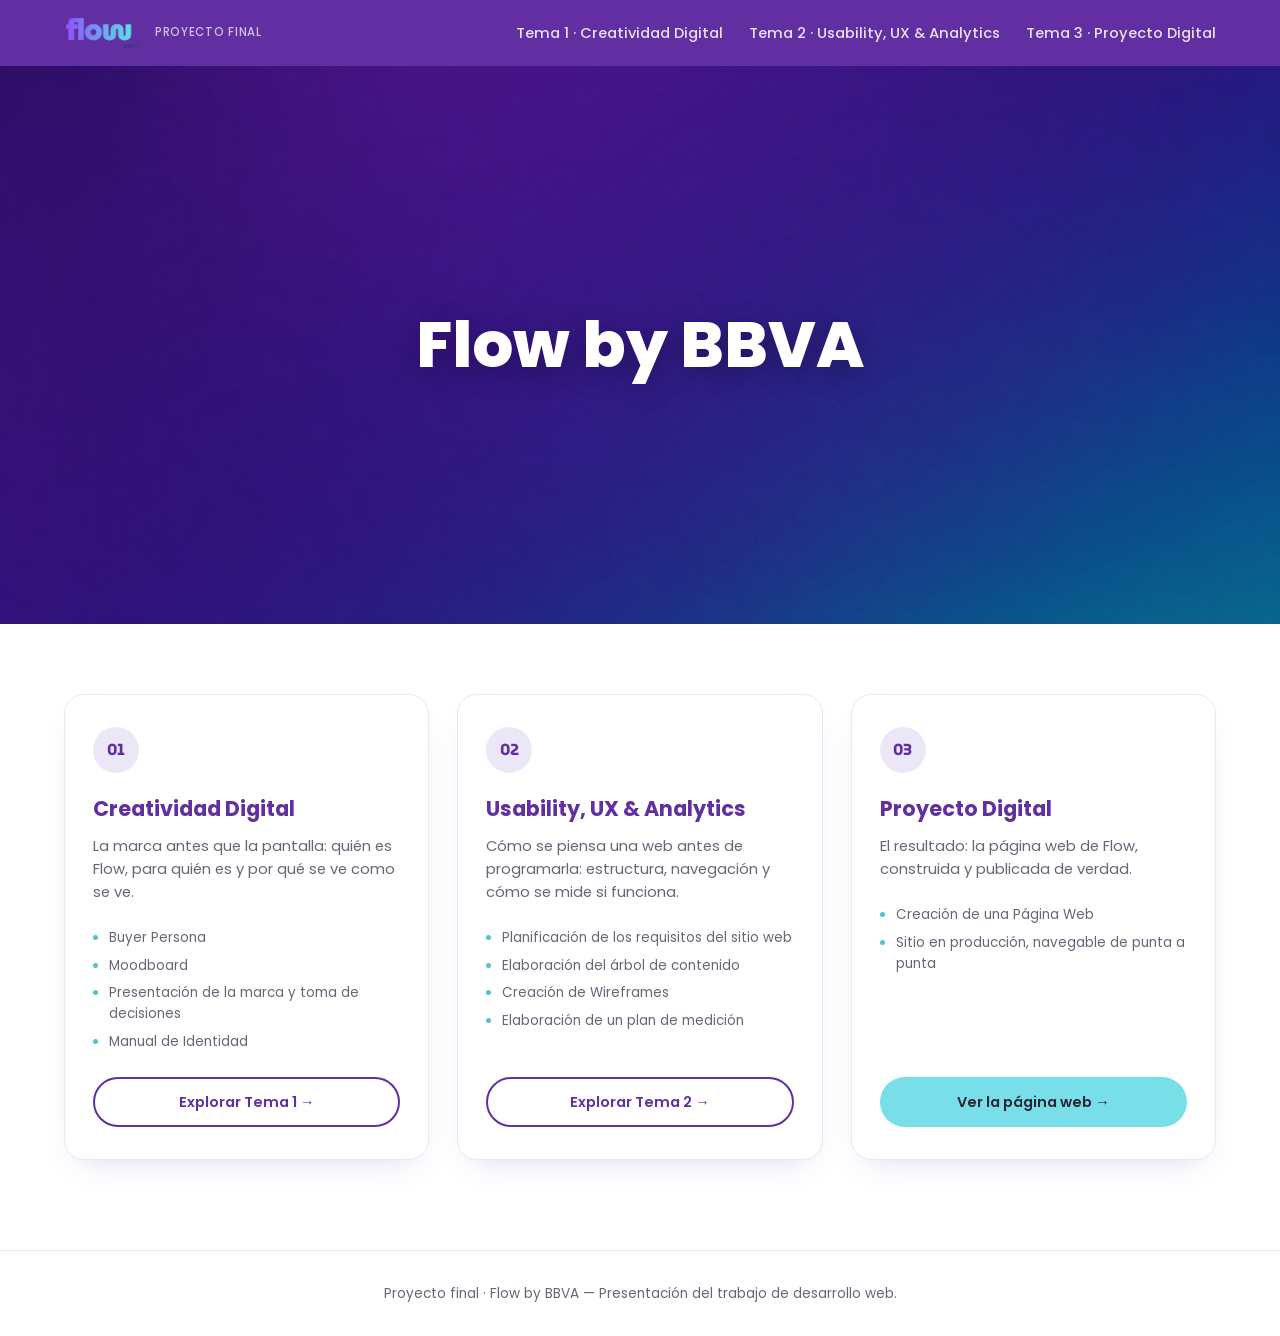
<file: index.html>
<!DOCTYPE html>
<html lang="es">
<head>
  <meta charset="UTF-8">
  <meta name="viewport" content="width=device-width, initial-scale=1.0">
  <title>Proyecto Final: Flow by BBVA</title>
  <meta name="description" content="Presentación del proyecto final Flow by BBVA: creatividad digital, usabilidad/UX/analítica y la página web publicada.">
  <meta name="robots" content="noindex, follow">
  <link rel="preconnect" href="https://fonts.googleapis.com">
  <link rel="preconnect" href="https://fonts.gstatic.com" crossorigin>
  <link href="https://fonts.googleapis.com/css2?family=Museo+Moderno:wght@600;700&family=Poppins:wght@400;500;600;700;800&display=swap" rel="stylesheet">
  <link rel="stylesheet" href="assets/css/style.css?v=7">
</head>
<body>

  <header class="site-header">
    <div class="container header-inner">
      <a href="index.html" class="brand"><img src="assets/images/logo-flow.png" alt="Flow" class="brand-logo-img"><span class="brand-tag">Proyecto final</span></a>
      <nav class="main-nav" aria-label="Navegación principal">
        <ul>
          <li><a href="tema1.html">Tema 1 · Creatividad Digital</a></li>
          <li><a href="tema2.html">Tema 2 · Usability, UX &amp; Analytics</a></li>
          <li><a href="tema3.html">Tema 3 · Proyecto Digital</a></li>
        </ul>
      </nav>
      <button class="nav-toggle" aria-expanded="false" aria-controls="main-nav" aria-label="Abrir menú">☰</button>
    </div>
  </header>

  <main>
    <section class="tema-hero" style="background-image:url('assets/images/header-tema3.jpg');">
      <h1>Flow by BBVA</h1>
    </section>

    <section class="temas-section">
      <div class="container temas-grid">

        <article class="tema-card">
          <span class="tema-num">01</span>
          <h3>Creatividad Digital</h3>
          <p class="tema-desc">La marca antes que la pantalla: quién es Flow, para quién es y por qué se ve como se ve.</p>
          <ul class="tema-items">
            <li>Buyer Persona</li>
            <li>Moodboard</li>
            <li>Presentación de la marca y toma de decisiones</li>
            <li>Manual de Identidad</li>
          </ul>
          <a href="tema1.html" class="btn btn-outline btn-block tema-cta">Explorar Tema 1 →</a>
        </article>

        <article class="tema-card">
          <span class="tema-num">02</span>
          <h3>Usability, UX &amp; Analytics</h3>
          <p class="tema-desc">Cómo se piensa una web antes de programarla: estructura, navegación y cómo se mide si funciona.</p>
          <ul class="tema-items">
            <li>Planificación de los requisitos del sitio web</li>
            <li>Elaboración del árbol de contenido</li>
            <li>Creación de Wireframes</li>
            <li>Elaboración de un plan de medición</li>
          </ul>
          <a href="tema2.html" class="btn btn-outline btn-block tema-cta">Explorar Tema 2 →</a>
        </article>

        <article class="tema-card">
          <span class="tema-num">03</span>
          <h3>Proyecto Digital</h3>
          <p class="tema-desc">El resultado: la página web de Flow, construida y publicada de verdad.</p>
          <ul class="tema-items">
            <li>Creación de una Página Web</li>
            <li>Sitio en producción, navegable de punta a punta</li>
          </ul>
          <a href="tema3.html" class="btn btn-cta btn-block tema-cta">Ver la página web →</a>
        </article>

      </div>
    </section>
  </main>

  <footer class="site-footer">
    <div class="container">
      <p>Proyecto final · Flow by BBVA — Presentación del trabajo de desarrollo web.</p>
    </div>
  </footer>

  <script src="assets/js/main.js?v=7"></script>
</body>
</html>
</file>
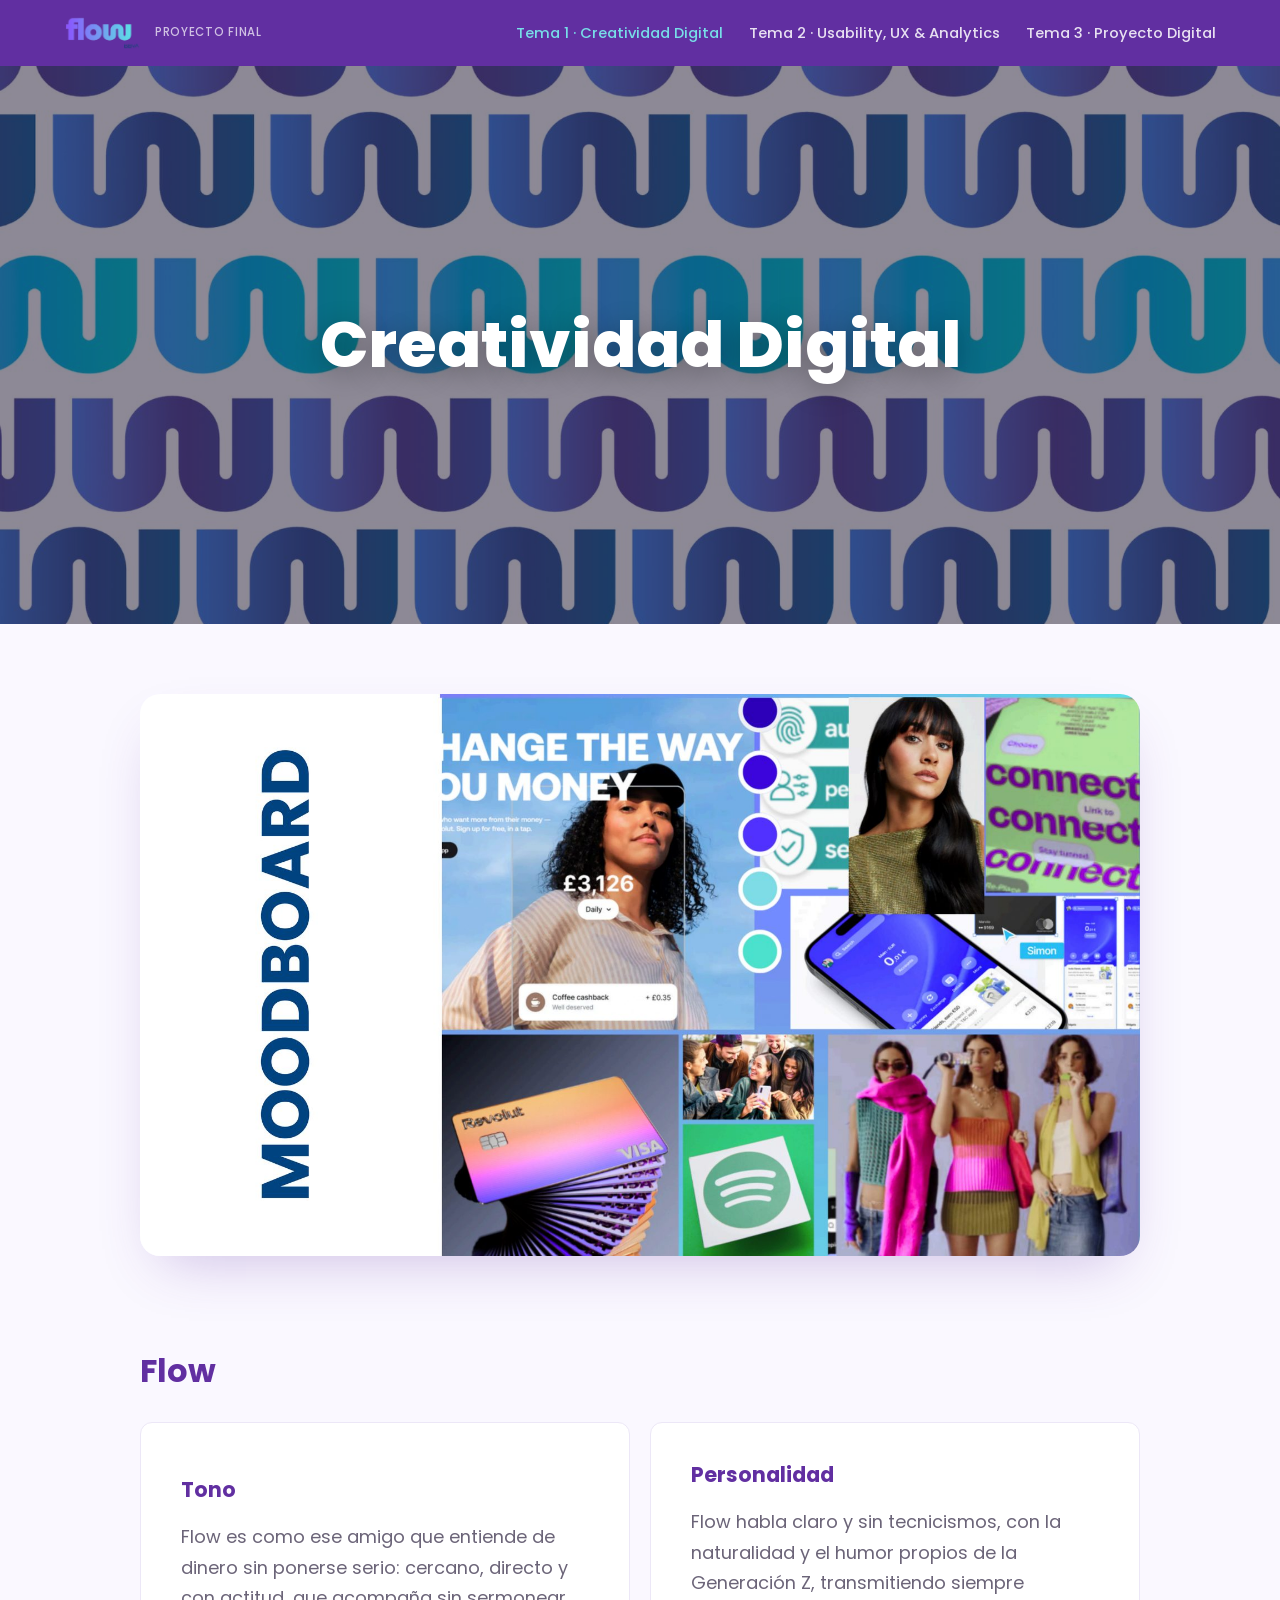
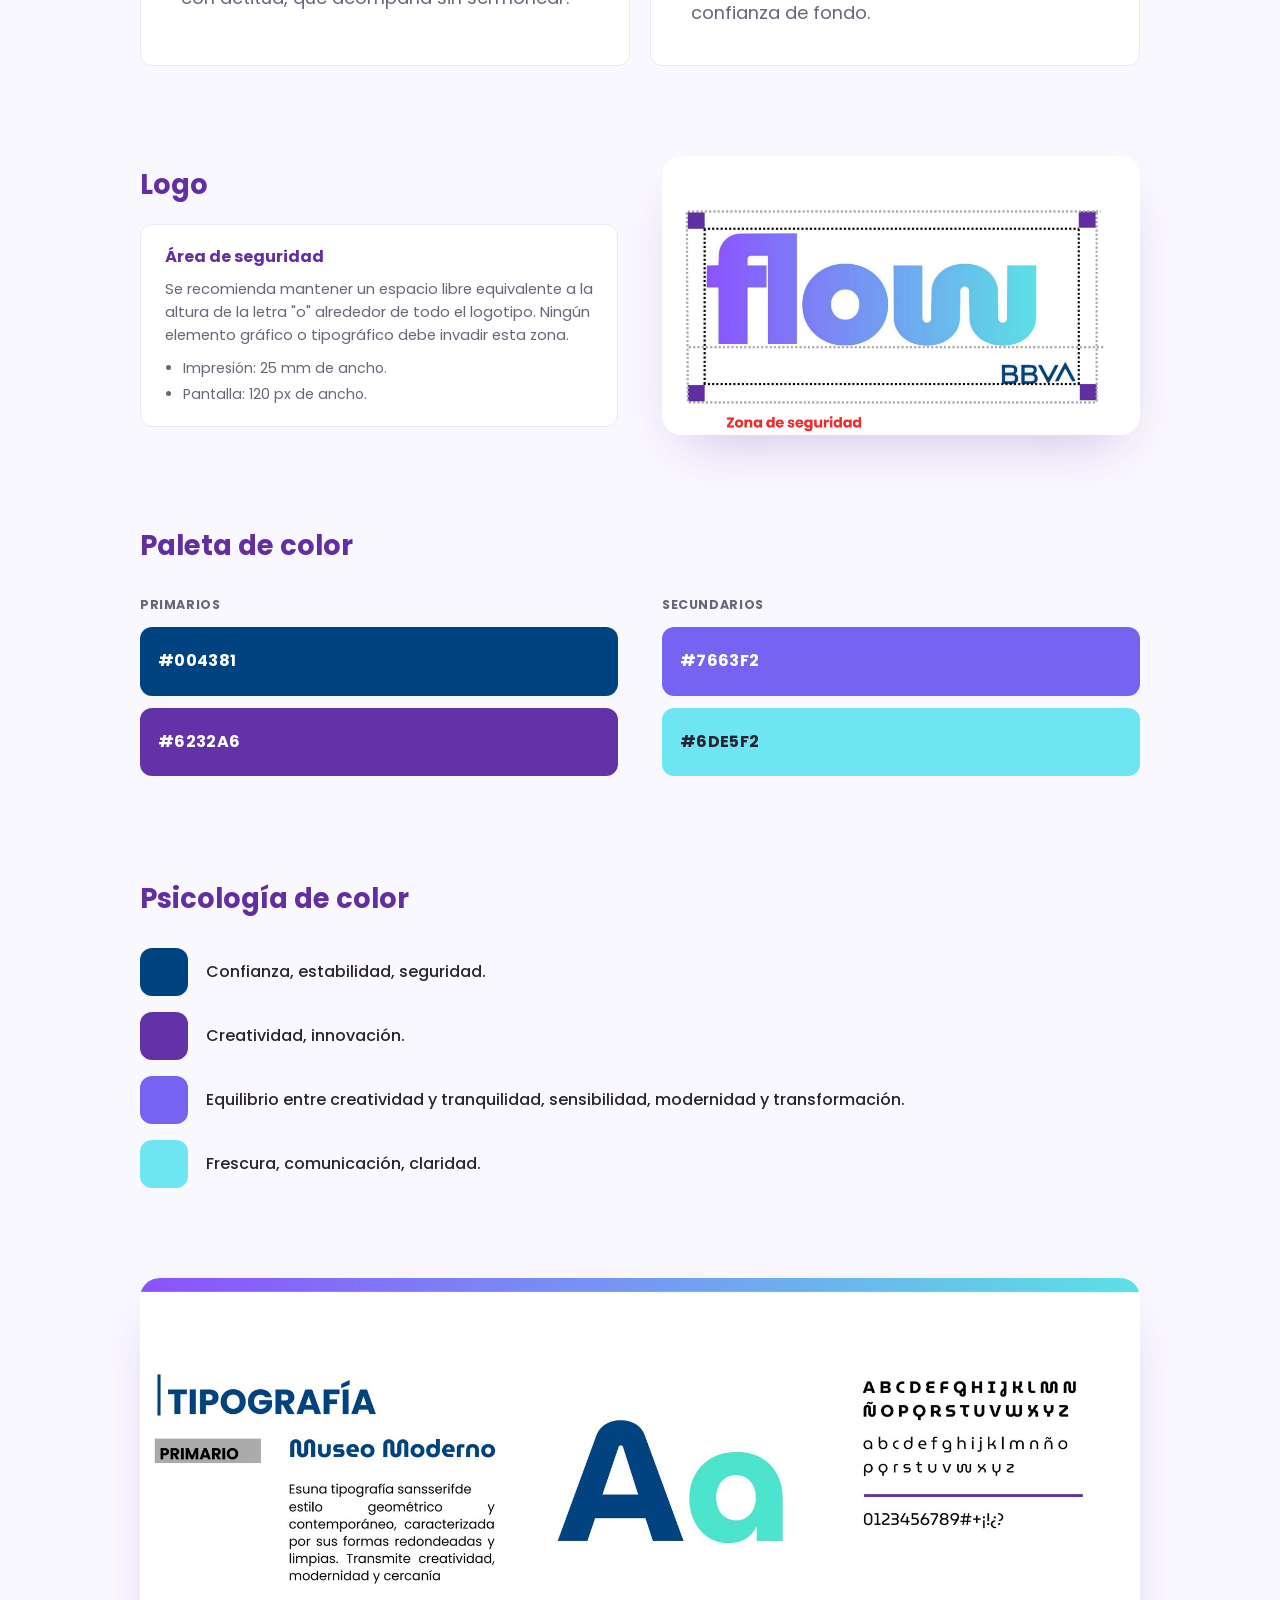
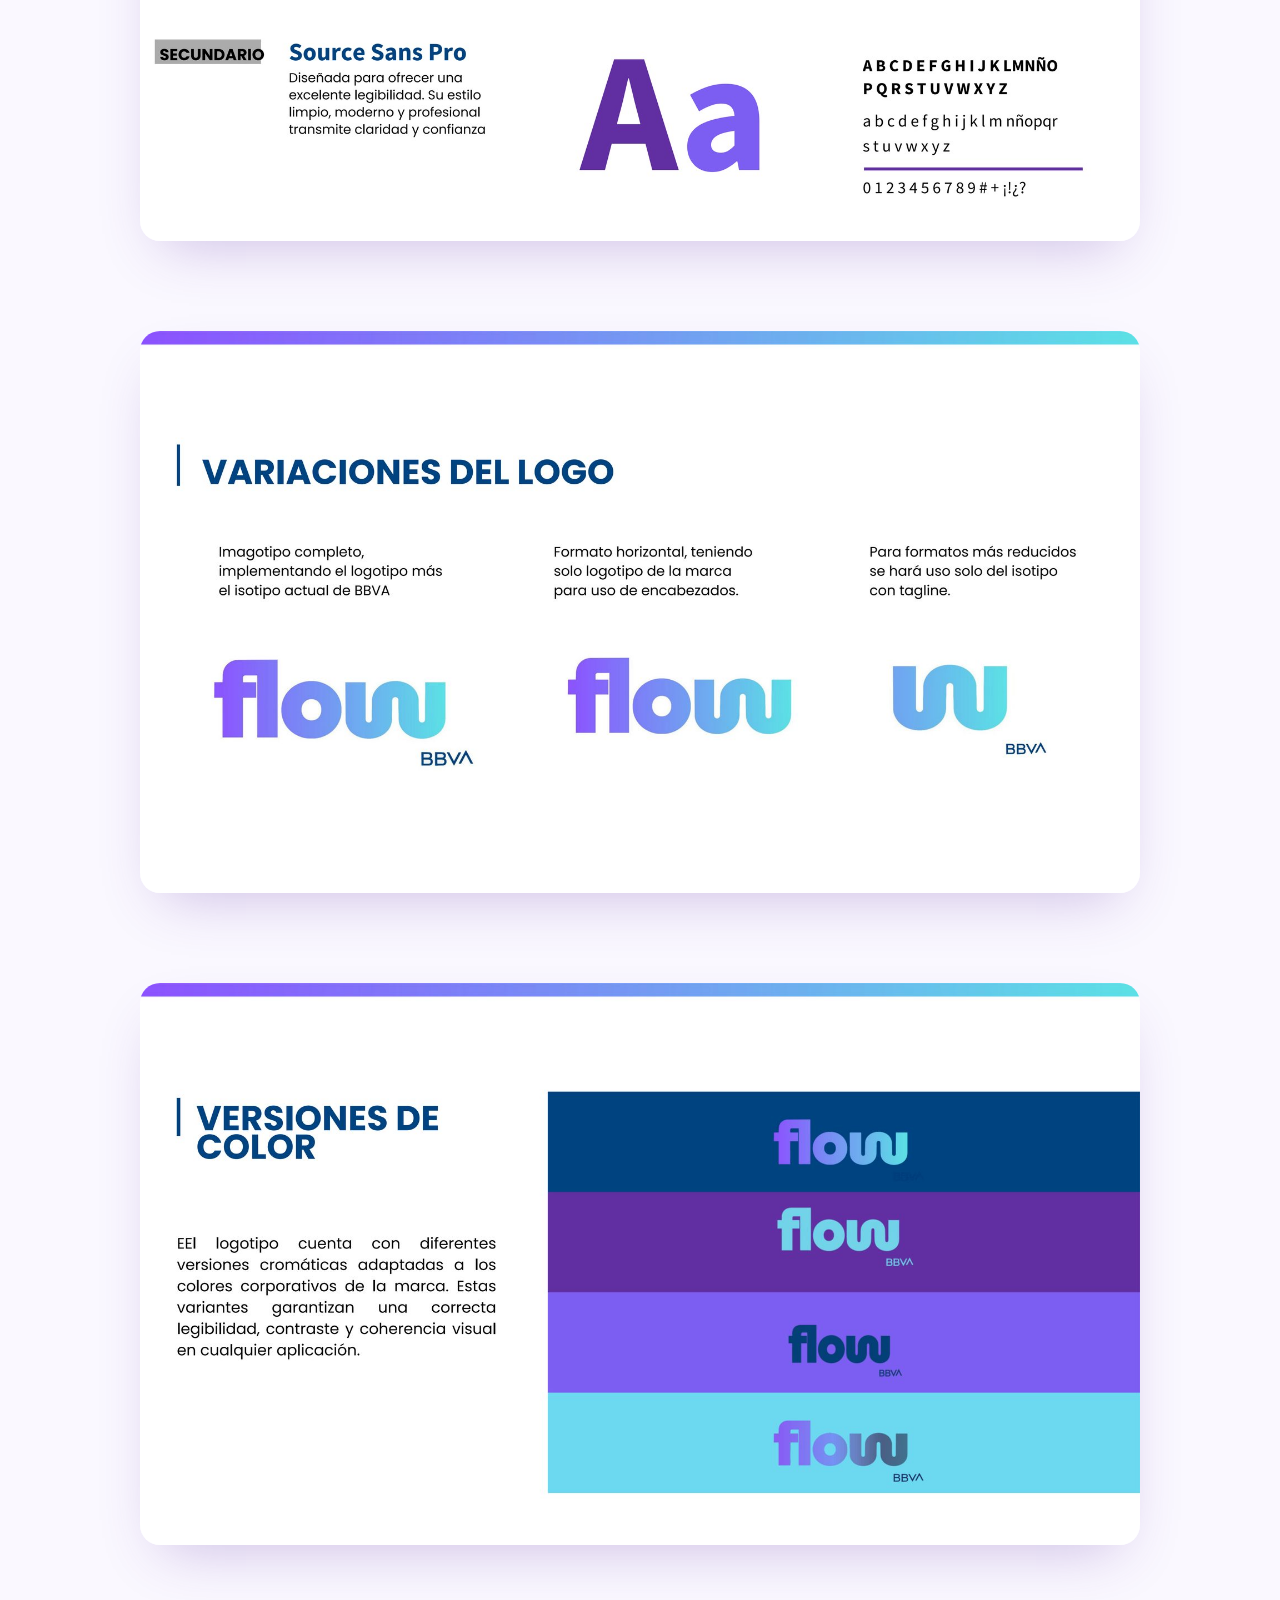
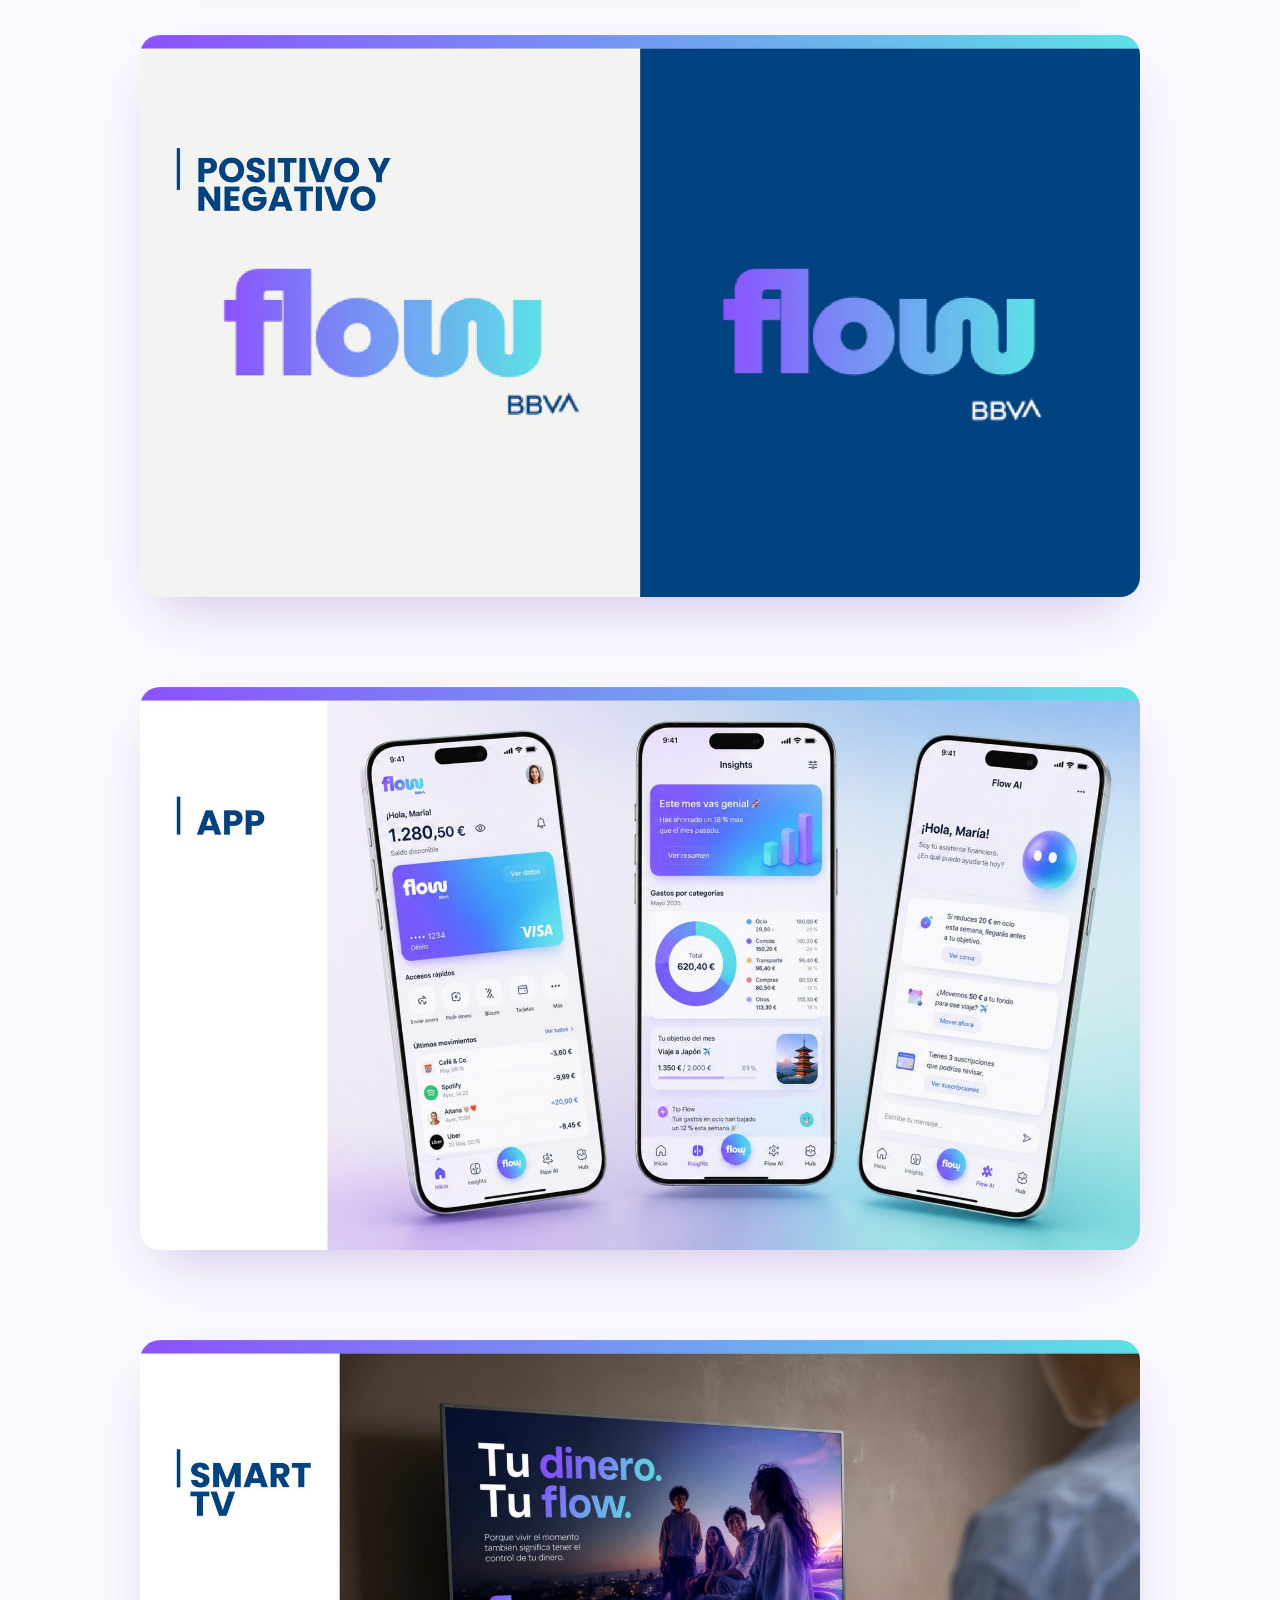
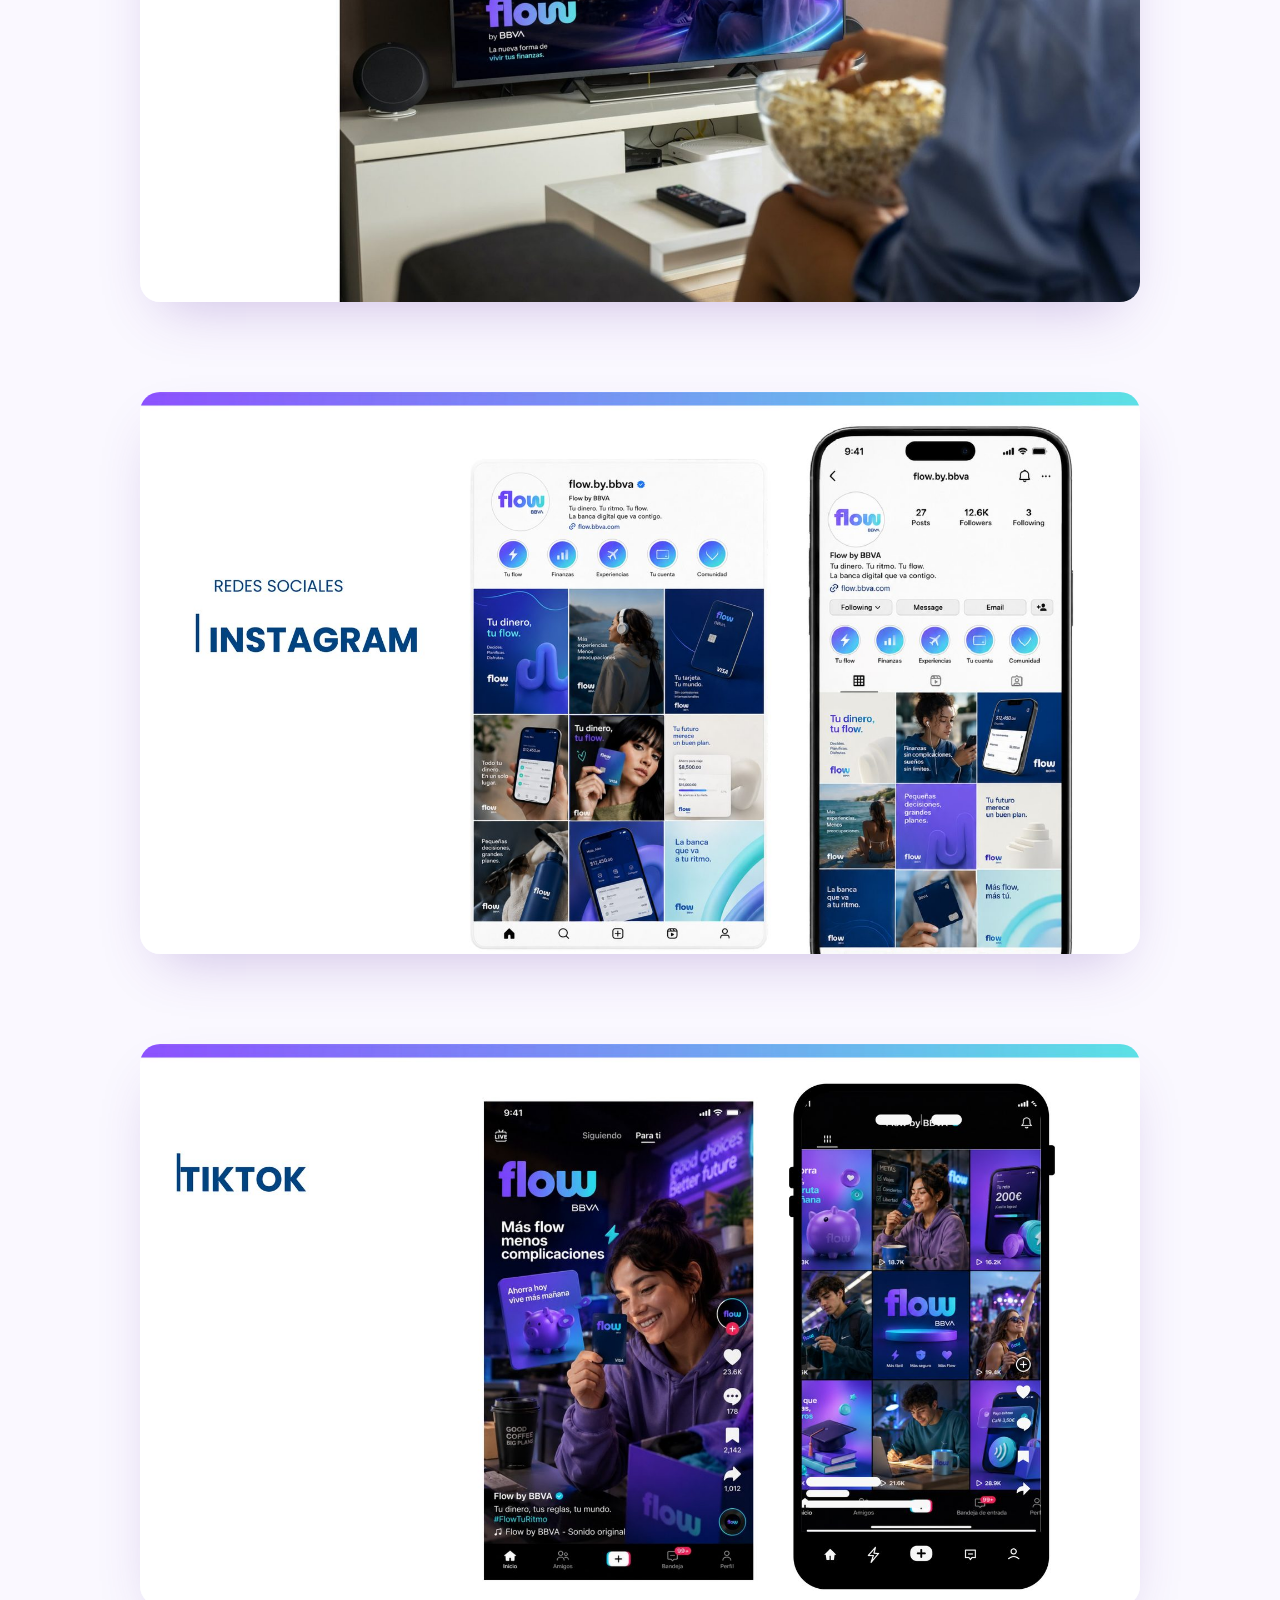
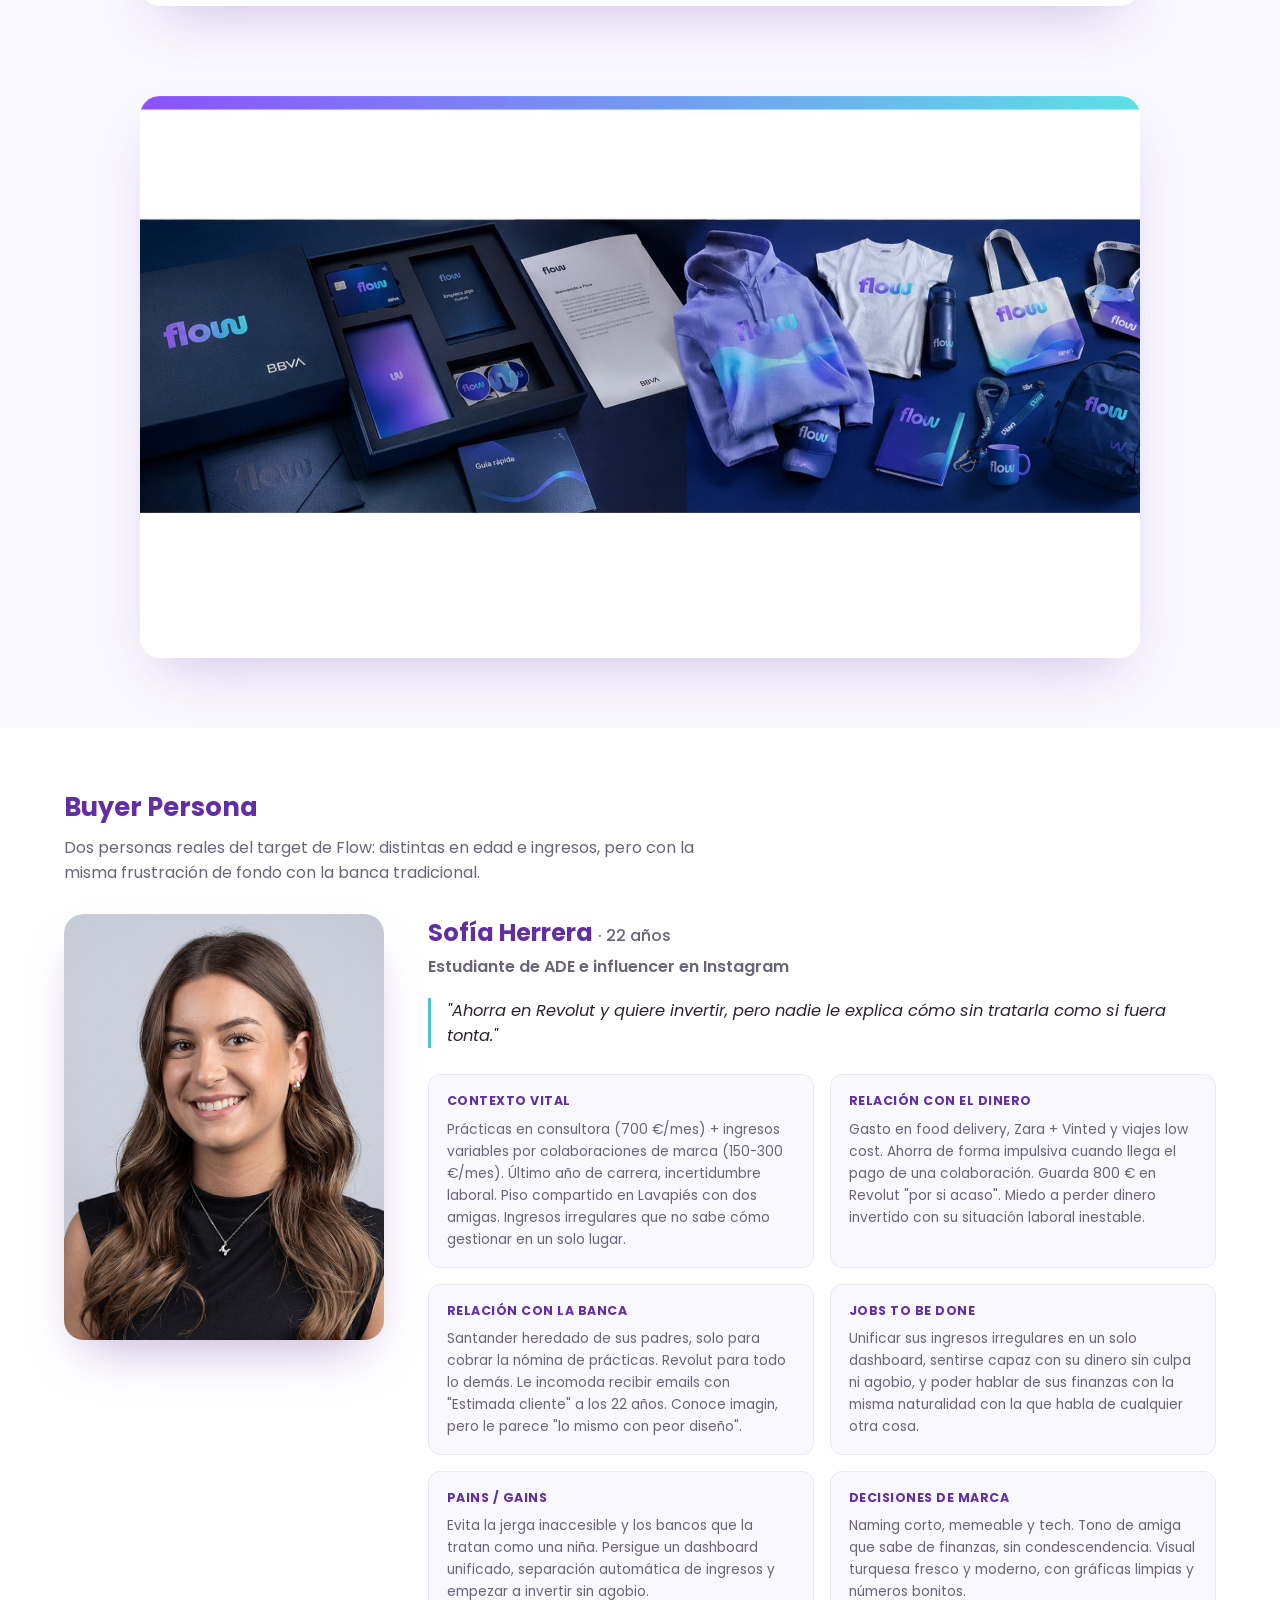
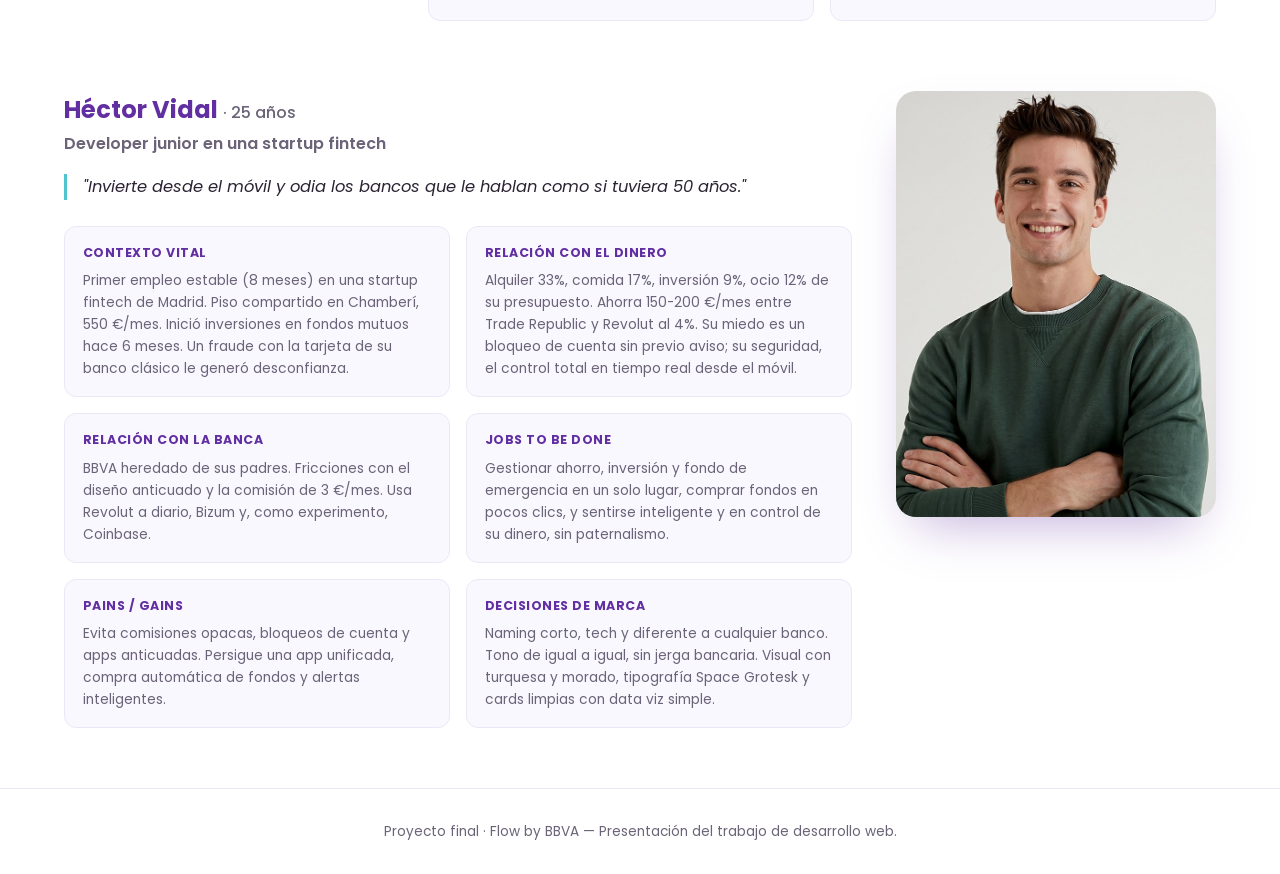
<file: tema1.html>
<!DOCTYPE html>
<html lang="es">
<head>
  <meta charset="UTF-8">
  <meta name="viewport" content="width=device-width, initial-scale=1.0">
  <title>Tema 1 · Creatividad Digital — Proyecto Final Flow</title>
  <meta name="robots" content="noindex, follow">
  <link rel="preconnect" href="https://fonts.googleapis.com">
  <link rel="preconnect" href="https://fonts.gstatic.com" crossorigin>
  <link href="https://fonts.googleapis.com/css2?family=Museo+Moderno:wght@600;700&family=Poppins:wght@400;500;600;700;800&family=Source+Sans+3:wght@400;600;700&display=swap" rel="stylesheet">
  <link rel="stylesheet" href="assets/css/style.css?v=7">
</head>
<body>

  <header class="site-header">
    <div class="container header-inner">
      <a href="index.html" class="brand"><img src="assets/images/logo-flow.png" alt="Flow" class="brand-logo-img"><span class="brand-tag">Proyecto final</span></a>
      <nav class="main-nav" aria-label="Navegación principal">
        <ul>
          <li><a href="tema1.html" class="is-active">Tema 1 · Creatividad Digital</a></li>
          <li><a href="tema2.html">Tema 2 · Usability, UX &amp; Analytics</a></li>
          <li><a href="tema3.html">Tema 3 · Proyecto Digital</a></li>
        </ul>
      </nav>
      <button class="nav-toggle" aria-expanded="false" aria-controls="main-nav" aria-label="Abrir menú">☰</button>
    </div>
  </header>

  <main>
    <section class="tema-hero" style="background-image:url('assets/images/header-tema1.jpg');">
      <h1>Creatividad Digital</h1>
    </section>

    <!-- ============ BRANDBOOK — secciones scrollables ============ -->
    <section class="brandbook">
      <div class="container">

        <!-- 1. Moodboard -->
        <div class="brand-slide brand-slide--image">
          <img src="assets/images/brand-moodboard.jpg" alt="Moodboard de la marca Flow" class="brand-slide-img">
        </div>

        <!-- 2. Naming, tono y personalidad -->
        <div class="brand-slide">
          <span class="brand-slide-kicker" style="font-size:2rem;">Flow</span>
          <div class="brand-slide-grid-2">
            <div class="brand-callout">
              <h4>Tono</h4>
              <p>Flow es como ese amigo que entiende de dinero sin ponerse serio: cercano, directo y con actitud, que acompaña sin sermonear.</p>
            </div>
            <div class="brand-callout">
              <h4>Personalidad</h4>
              <p>Flow habla claro y sin tecnicismos, con la naturalidad y el humor propios de la Generación Z, transmitiendo siempre confianza de fondo.</p>
            </div>
          </div>
        </div>

        <!-- 3. Logo + zona de seguridad -->
        <div class="brand-slide brand-slide--split">
          <div>
            <span class="brand-slide-kicker">Logo</span>
            <div class="brand-callout">
              <h4>Área de seguridad</h4>
              <p>Se recomienda mantener un espacio libre equivalente a la altura de la letra "o" alrededor de todo el logotipo. Ningún elemento gráfico o tipográfico debe invadir esta zona.</p>
              <ul>
                <li>Impresión: 25 mm de ancho.</li>
                <li>Pantalla: 120 px de ancho.</li>
              </ul>
            </div>
          </div>
          <img src="assets/images/brand-logo-safety-zone.jpg" alt="Zona de seguridad del logo Flow" class="brand-slide-img">
        </div>

        <!-- 4. Paleta de color -->
        <div class="brand-slide">
          <span class="brand-slide-kicker">Paleta de color</span>
          <div class="color-palette">
            <div class="color-group">
              <span class="color-group-label">Primarios</span>
              <div class="swatch" style="background:#004381;">#004381</div>
              <div class="swatch" style="background:#6232A6;">#6232A6</div>
            </div>
            <div class="color-group">
              <span class="color-group-label">Secundarios</span>
              <div class="swatch" style="background:#7663F2;">#7663F2</div>
              <div class="swatch" style="background:#6DE5F2; color:#2b2333;">#6DE5F2</div>
            </div>
          </div>
        </div>

        <!-- 5. Psicología de color -->
        <div class="brand-slide">
          <span class="brand-slide-kicker">Psicología de color</span>
          <div class="psychology-list">
            <div class="psychology-row"><span class="swatch-sm" style="background:#004381;" aria-hidden="true"></span><p>Confianza, estabilidad, seguridad.</p></div>
            <div class="psychology-row"><span class="swatch-sm" style="background:#6232A6;" aria-hidden="true"></span><p>Creatividad, innovación.</p></div>
            <div class="psychology-row"><span class="swatch-sm" style="background:#7663F2;" aria-hidden="true"></span><p>Equilibrio entre creatividad y tranquilidad, sensibilidad, modernidad y transformación.</p></div>
            <div class="psychology-row"><span class="swatch-sm" style="background:#6DE5F2;" aria-hidden="true"></span><p>Frescura, comunicación, claridad.</p></div>
          </div>
        </div>

        <!-- 6. Tipografía -->
        <div class="brand-slide brand-slide--image">
          <img src="assets/images/brand-tipografia-full.jpg" alt="Tipografía Museo Moderno y Source Sans Pro, tal como aparecen en el manual de marca" class="brand-slide-img">
        </div>

        <!-- 7. Variaciones del logo -->
        <div class="brand-slide brand-slide--image">
          <img src="assets/images/brand-logo-variaciones.jpg" alt="Variaciones del logo Flow" class="brand-slide-img">
        </div>

        <!-- 8. Versiones de color -->
        <div class="brand-slide brand-slide--image">
          <img src="assets/images/brand-logo-versiones-color.jpg" alt="Versiones de color del logo Flow" class="brand-slide-img">
        </div>

        <!-- 9. Positivo y negativo -->
        <div class="brand-slide brand-slide--image">
          <img src="assets/images/brand-logo-positivo-negativo.jpg" alt="Logo Flow en positivo y negativo" class="brand-slide-img">
        </div>

        <!-- 10. App -->
        <div class="brand-slide brand-slide--image">
          <img src="assets/images/brand-app.jpg" alt="Aplicación de la marca Flow en la app" class="brand-slide-img">
        </div>

        <!-- 11. Smart TV -->
        <div class="brand-slide brand-slide--image">
          <img src="assets/images/brand-smart-tv.jpg" alt="Aplicación de la marca Flow en Smart TV" class="brand-slide-img">
        </div>

        <!-- 12. Instagram / redes sociales -->
        <div class="brand-slide brand-slide--image">
          <img src="assets/images/brand-instagram.jpg" alt="Aplicación de la marca Flow en Instagram" class="brand-slide-img">
        </div>

        <!-- 13. TikTok -->
        <div class="brand-slide brand-slide--image">
          <img src="assets/images/brand-tiktok.jpg" alt="Aplicación de la marca Flow en TikTok" class="brand-slide-img">
        </div>

        <!-- 14. Merchandising -->
        <div class="brand-slide brand-slide--image">
          <img src="assets/images/brand-merchandising.jpg" alt="Merchandising de la marca Flow" class="brand-slide-img">
        </div>

      </div>
    </section>

    <!-- ============ BUYER PERSONA ============ -->
    <section class="section-block">
      <div class="container">
        <h2>Buyer Persona</h2>
        <p class="section-lead">Dos personas reales del target de Flow: distintas en edad e ingresos, pero con la misma frustración de fondo con la banca tradicional.</p>

        <article class="persona-card">
          <div class="persona-photo">
            <img src="assets/images/persona-sofia.jpg" alt="Retrato de Sofía Herrera">
          </div>
          <div class="persona-info">
            <div class="persona-header">
              <h3>Sofía Herrera <span>· 22 años</span></h3>
              <p class="persona-role">Estudiante de ADE e influencer en Instagram</p>
            </div>
            <blockquote class="persona-quote">"Ahorra en Revolut y quiere invertir, pero nadie le explica cómo sin tratarla como si fuera tonta."</blockquote>
            <div class="persona-blocks">
              <div class="persona-block">
                <h4>Contexto vital</h4>
                <p>Prácticas en consultora (700 €/mes) + ingresos variables por colaboraciones de marca (150-300 €/mes). Último año de carrera, incertidumbre laboral. Piso compartido en Lavapiés con dos amigas. Ingresos irregulares que no sabe cómo gestionar en un solo lugar.</p>
              </div>
              <div class="persona-block">
                <h4>Relación con el dinero</h4>
                <p>Gasto en food delivery, Zara + Vinted y viajes low cost. Ahorra de forma impulsiva cuando llega el pago de una colaboración. Guarda 800 € en Revolut "por si acaso". Miedo a perder dinero invertido con su situación laboral inestable.</p>
              </div>
              <div class="persona-block">
                <h4>Relación con la banca</h4>
                <p>Santander heredado de sus padres, solo para cobrar la nómina de prácticas. Revolut para todo lo demás. Le incomoda recibir emails con "Estimada cliente" a los 22 años. Conoce imagin, pero le parece "lo mismo con peor diseño".</p>
              </div>
              <div class="persona-block">
                <h4>Jobs to be done</h4>
                <p>Unificar sus ingresos irregulares en un solo dashboard, sentirse capaz con su dinero sin culpa ni agobio, y poder hablar de sus finanzas con la misma naturalidad con la que habla de cualquier otra cosa.</p>
              </div>
              <div class="persona-block">
                <h4>Pains / Gains</h4>
                <p>Evita la jerga inaccesible y los bancos que la tratan como una niña. Persigue un dashboard unificado, separación automática de ingresos y empezar a invertir sin agobio.</p>
              </div>
              <div class="persona-block">
                <h4>Decisiones de marca</h4>
                <p>Naming corto, memeable y tech. Tono de amiga que sabe de finanzas, sin condescendencia. Visual turquesa fresco y moderno, con gráficas limpias y números bonitos.</p>
              </div>
            </div>
          </div>
        </article>

        <article class="persona-card persona-card--reverse">
          <div class="persona-photo">
            <img src="assets/images/persona-hector.jpg" alt="Retrato de Héctor Vidal">
          </div>
          <div class="persona-info">
            <div class="persona-header">
              <h3>Héctor Vidal <span>· 25 años</span></h3>
              <p class="persona-role">Developer junior en una startup fintech</p>
            </div>
            <blockquote class="persona-quote">"Invierte desde el móvil y odia los bancos que le hablan como si tuviera 50 años."</blockquote>
            <div class="persona-blocks">
              <div class="persona-block">
                <h4>Contexto vital</h4>
                <p>Primer empleo estable (8 meses) en una startup fintech de Madrid. Piso compartido en Chamberí, 550 €/mes. Inició inversiones en fondos mutuos hace 6 meses. Un fraude con la tarjeta de su banco clásico le generó desconfianza.</p>
              </div>
              <div class="persona-block">
                <h4>Relación con el dinero</h4>
                <p>Alquiler 33%, comida 17%, inversión 9%, ocio 12% de su presupuesto. Ahorra 150-200 €/mes entre Trade Republic y Revolut al 4%. Su miedo es un bloqueo de cuenta sin previo aviso; su seguridad, el control total en tiempo real desde el móvil.</p>
              </div>
              <div class="persona-block">
                <h4>Relación con la banca</h4>
                <p>BBVA heredado de sus padres. Fricciones con el diseño anticuado y la comisión de 3 €/mes. Usa Revolut a diario, Bizum y, como experimento, Coinbase.</p>
              </div>
              <div class="persona-block">
                <h4>Jobs to be done</h4>
                <p>Gestionar ahorro, inversión y fondo de emergencia en un solo lugar, comprar fondos en pocos clics, y sentirse inteligente y en control de su dinero, sin paternalismo.</p>
              </div>
              <div class="persona-block">
                <h4>Pains / Gains</h4>
                <p>Evita comisiones opacas, bloqueos de cuenta y apps anticuadas. Persigue una app unificada, compra automática de fondos y alertas inteligentes.</p>
              </div>
              <div class="persona-block">
                <h4>Decisiones de marca</h4>
                <p>Naming corto, tech y diferente a cualquier banco. Tono de igual a igual, sin jerga bancaria. Visual con turquesa y morado, tipografía Space Grotesk y cards limpias con data viz simple.</p>
              </div>
            </div>
          </div>
        </article>

      </div>
    </section>
  </main>

  <footer class="site-footer">
    <div class="container">
      <p>Proyecto final · Flow by BBVA — Presentación del trabajo de desarrollo web.</p>
    </div>
  </footer>

  <script src="assets/js/main.js?v=7"></script>
</body>
</html>
</file>
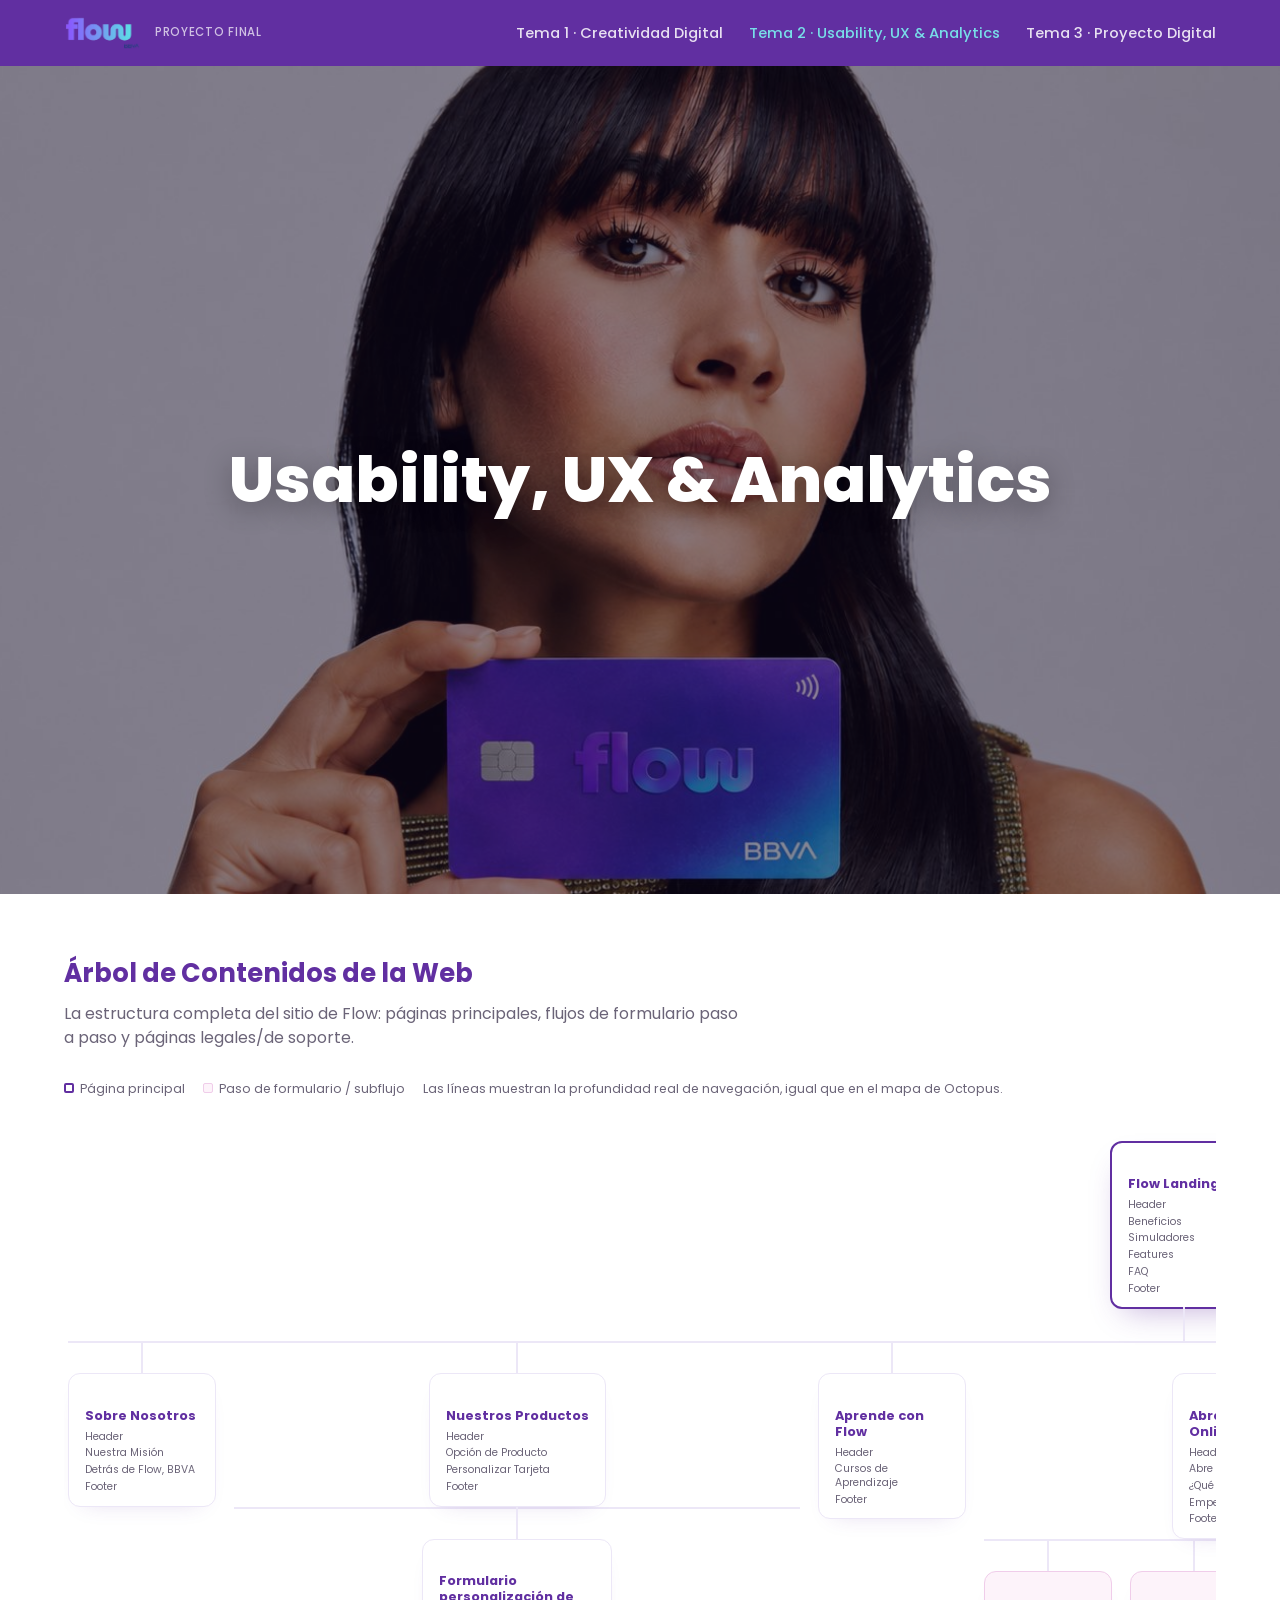
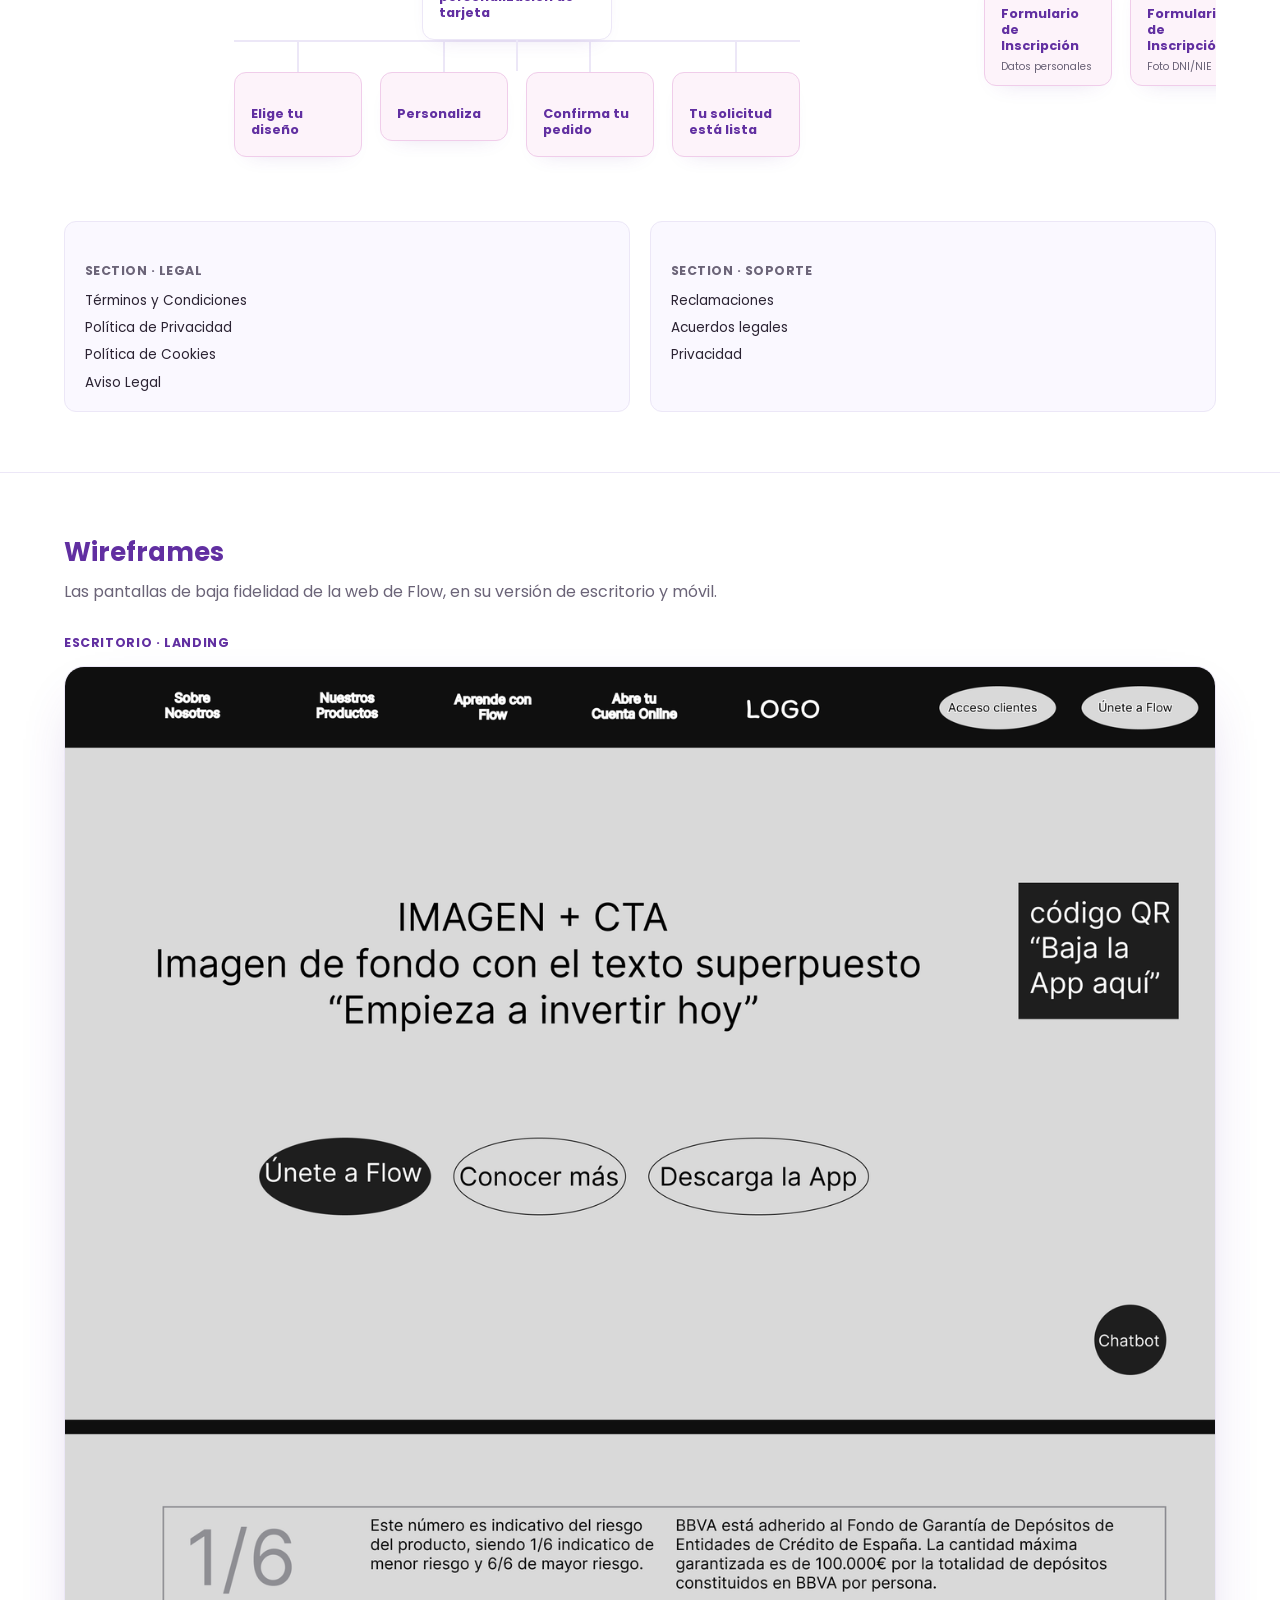
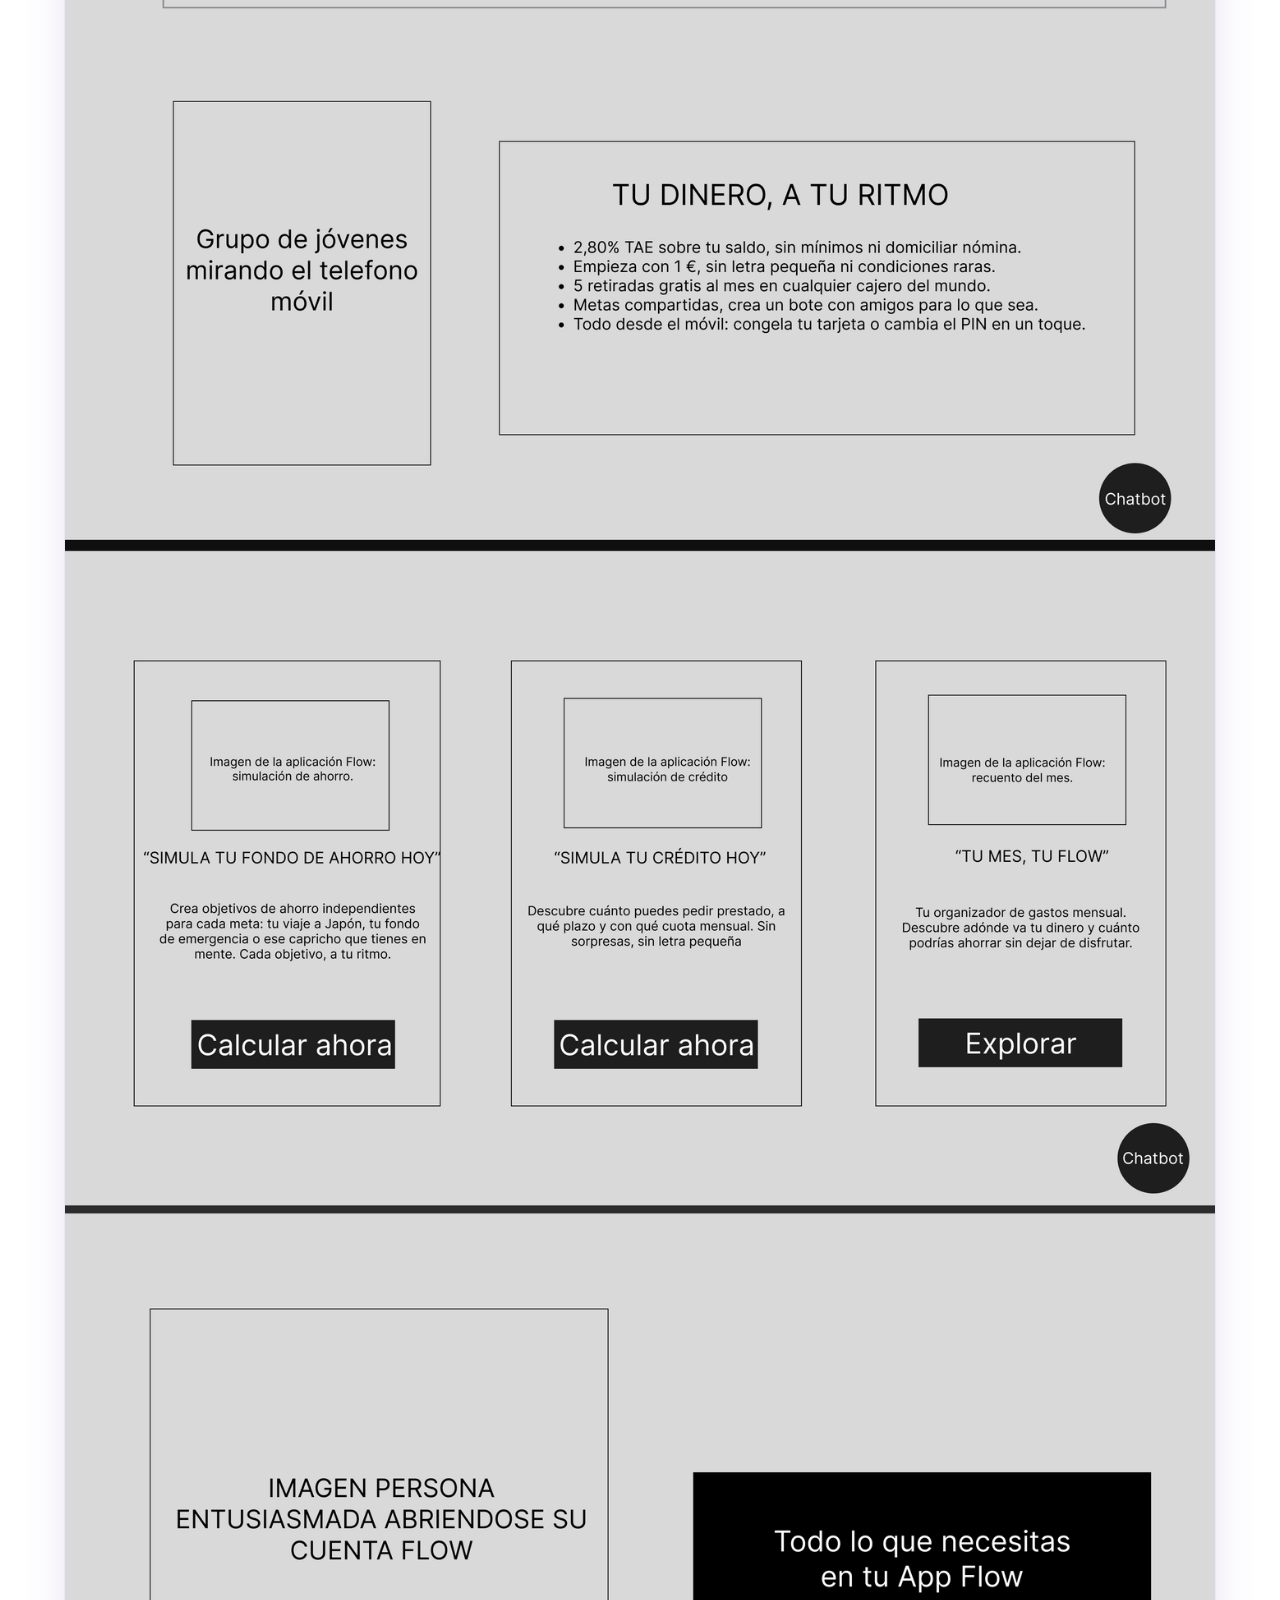
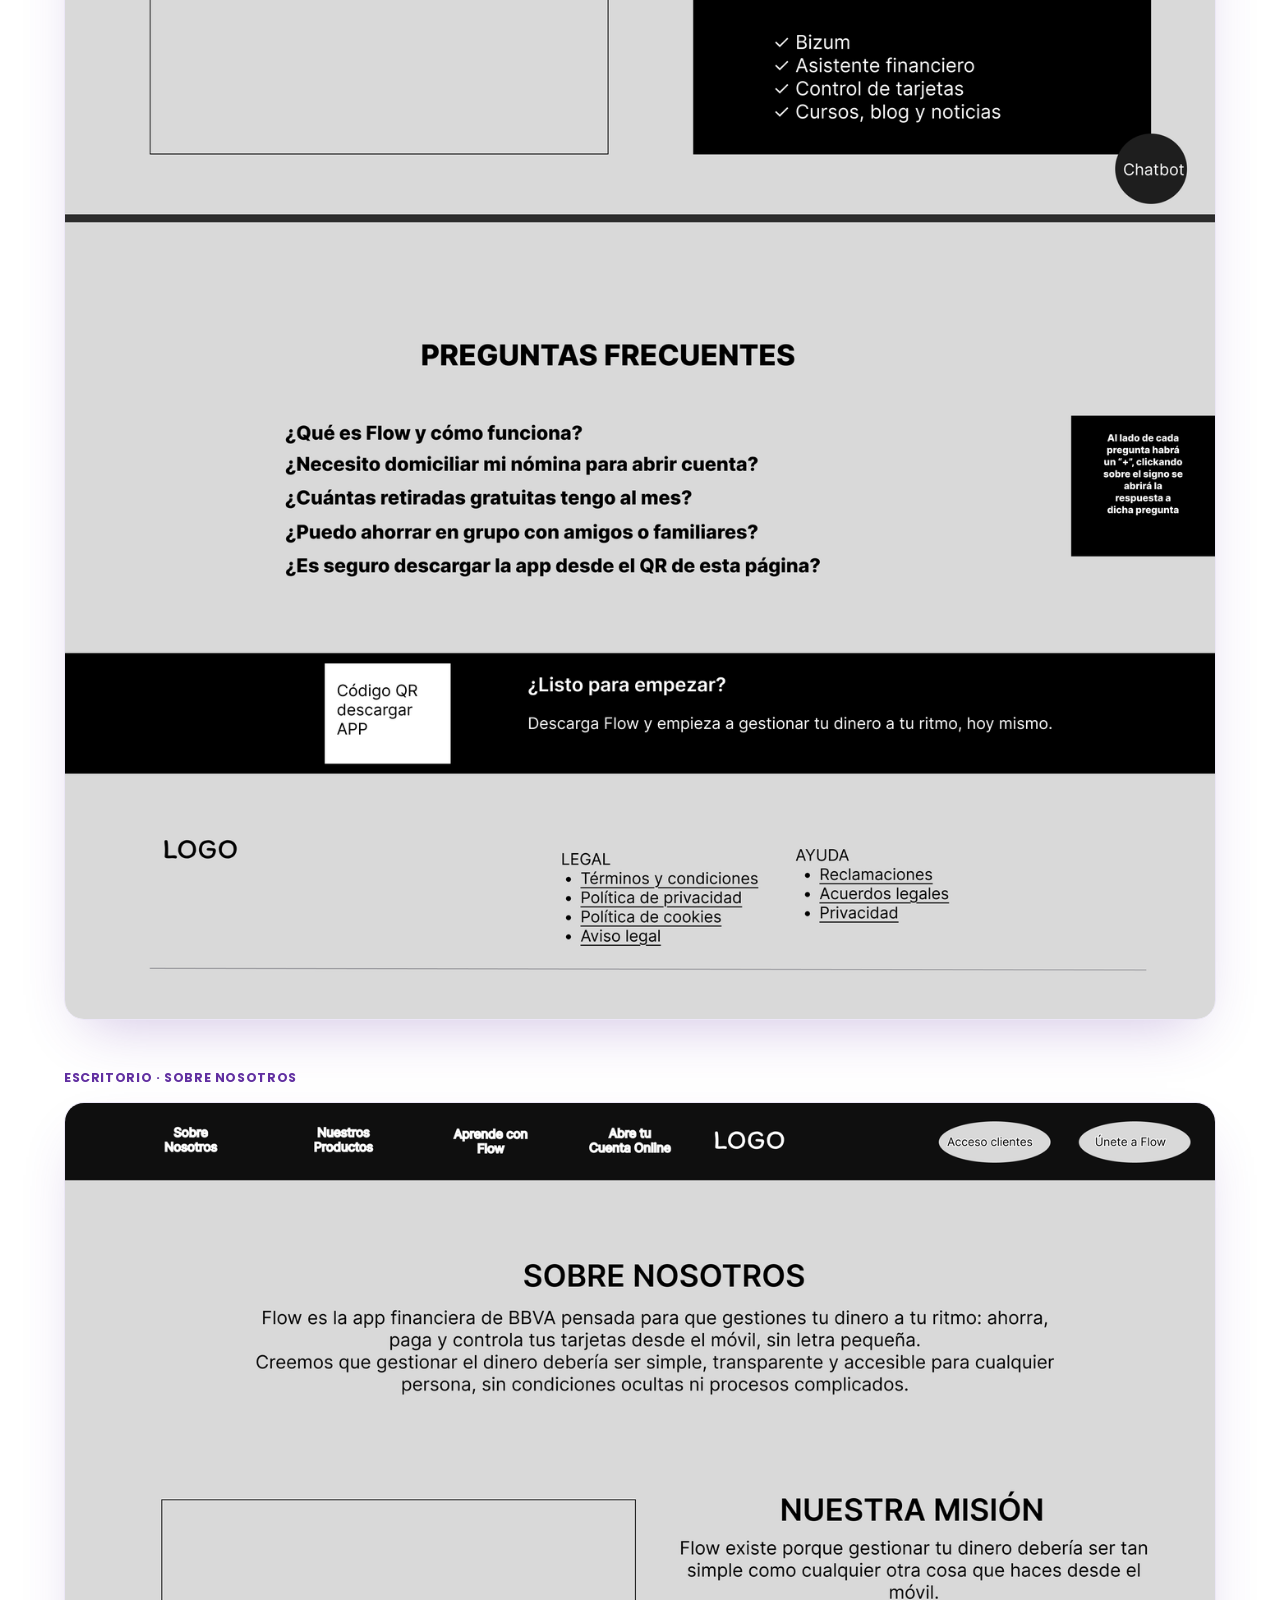
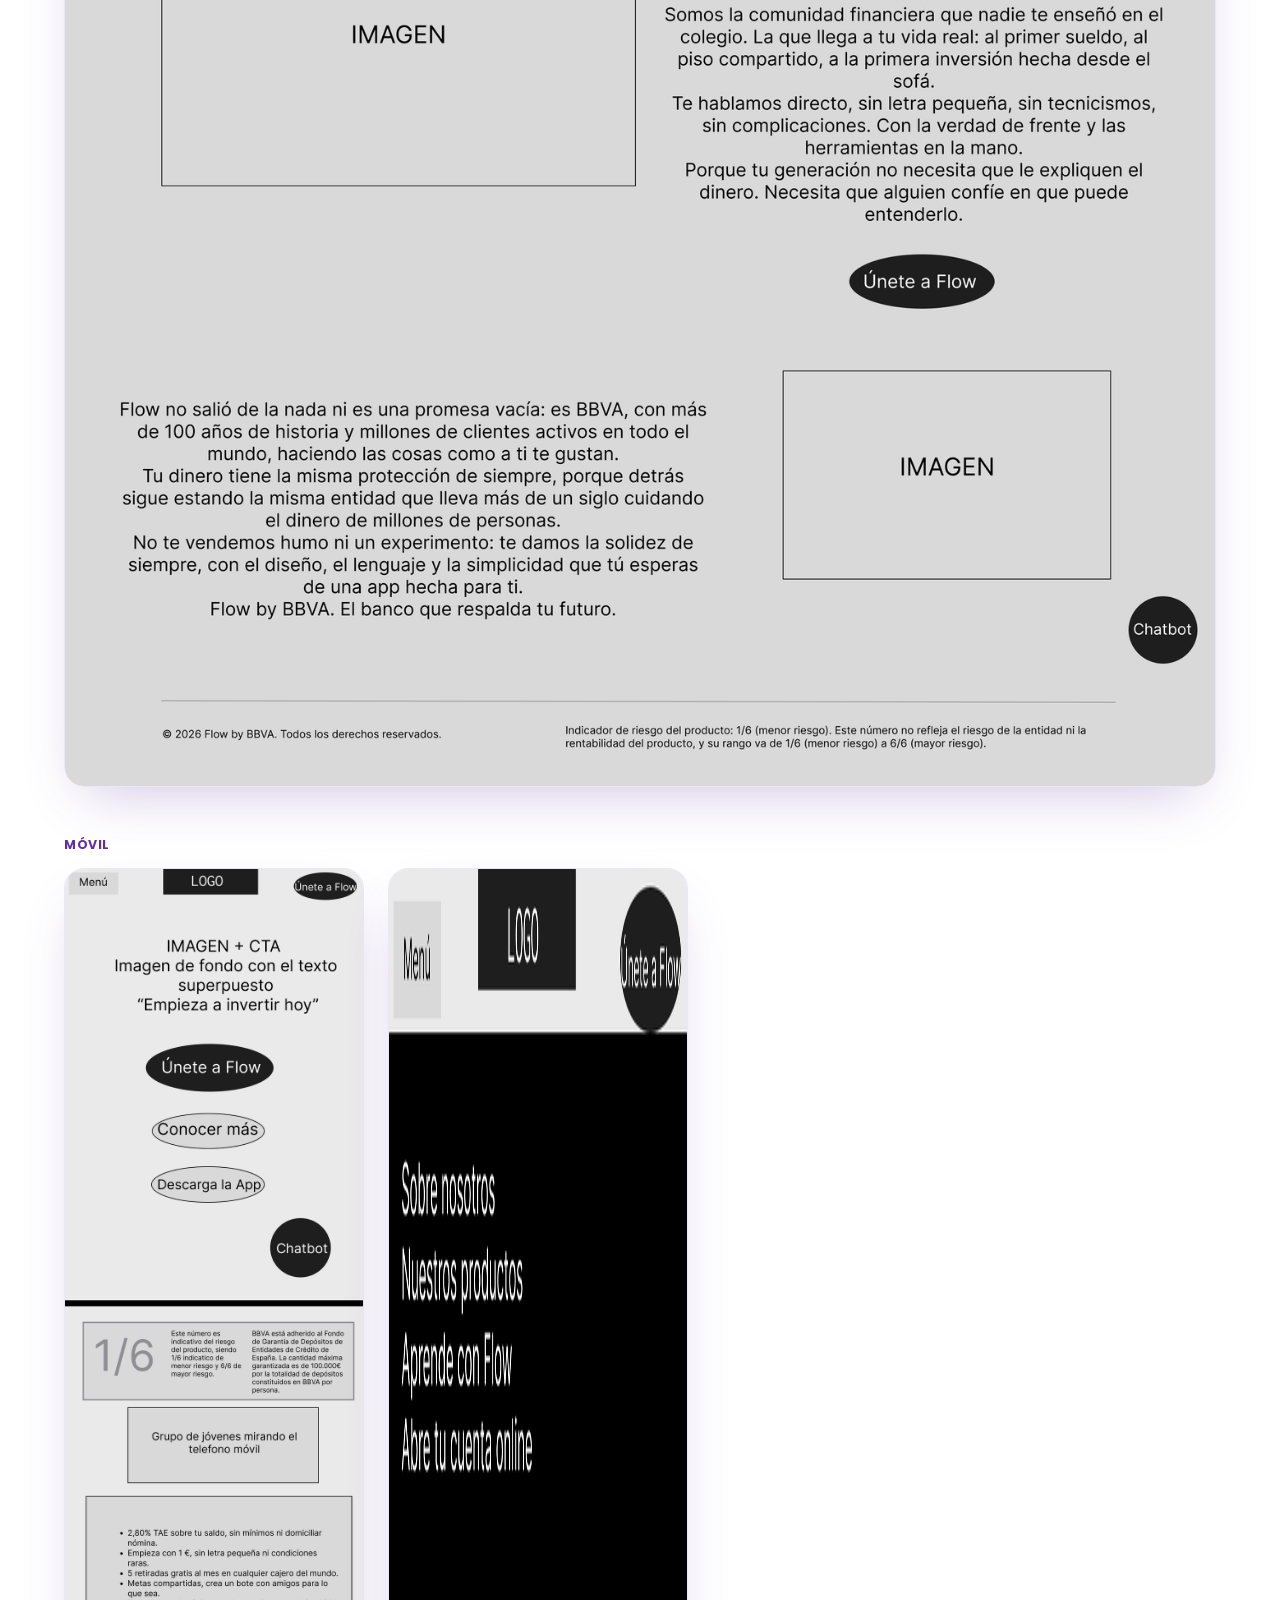
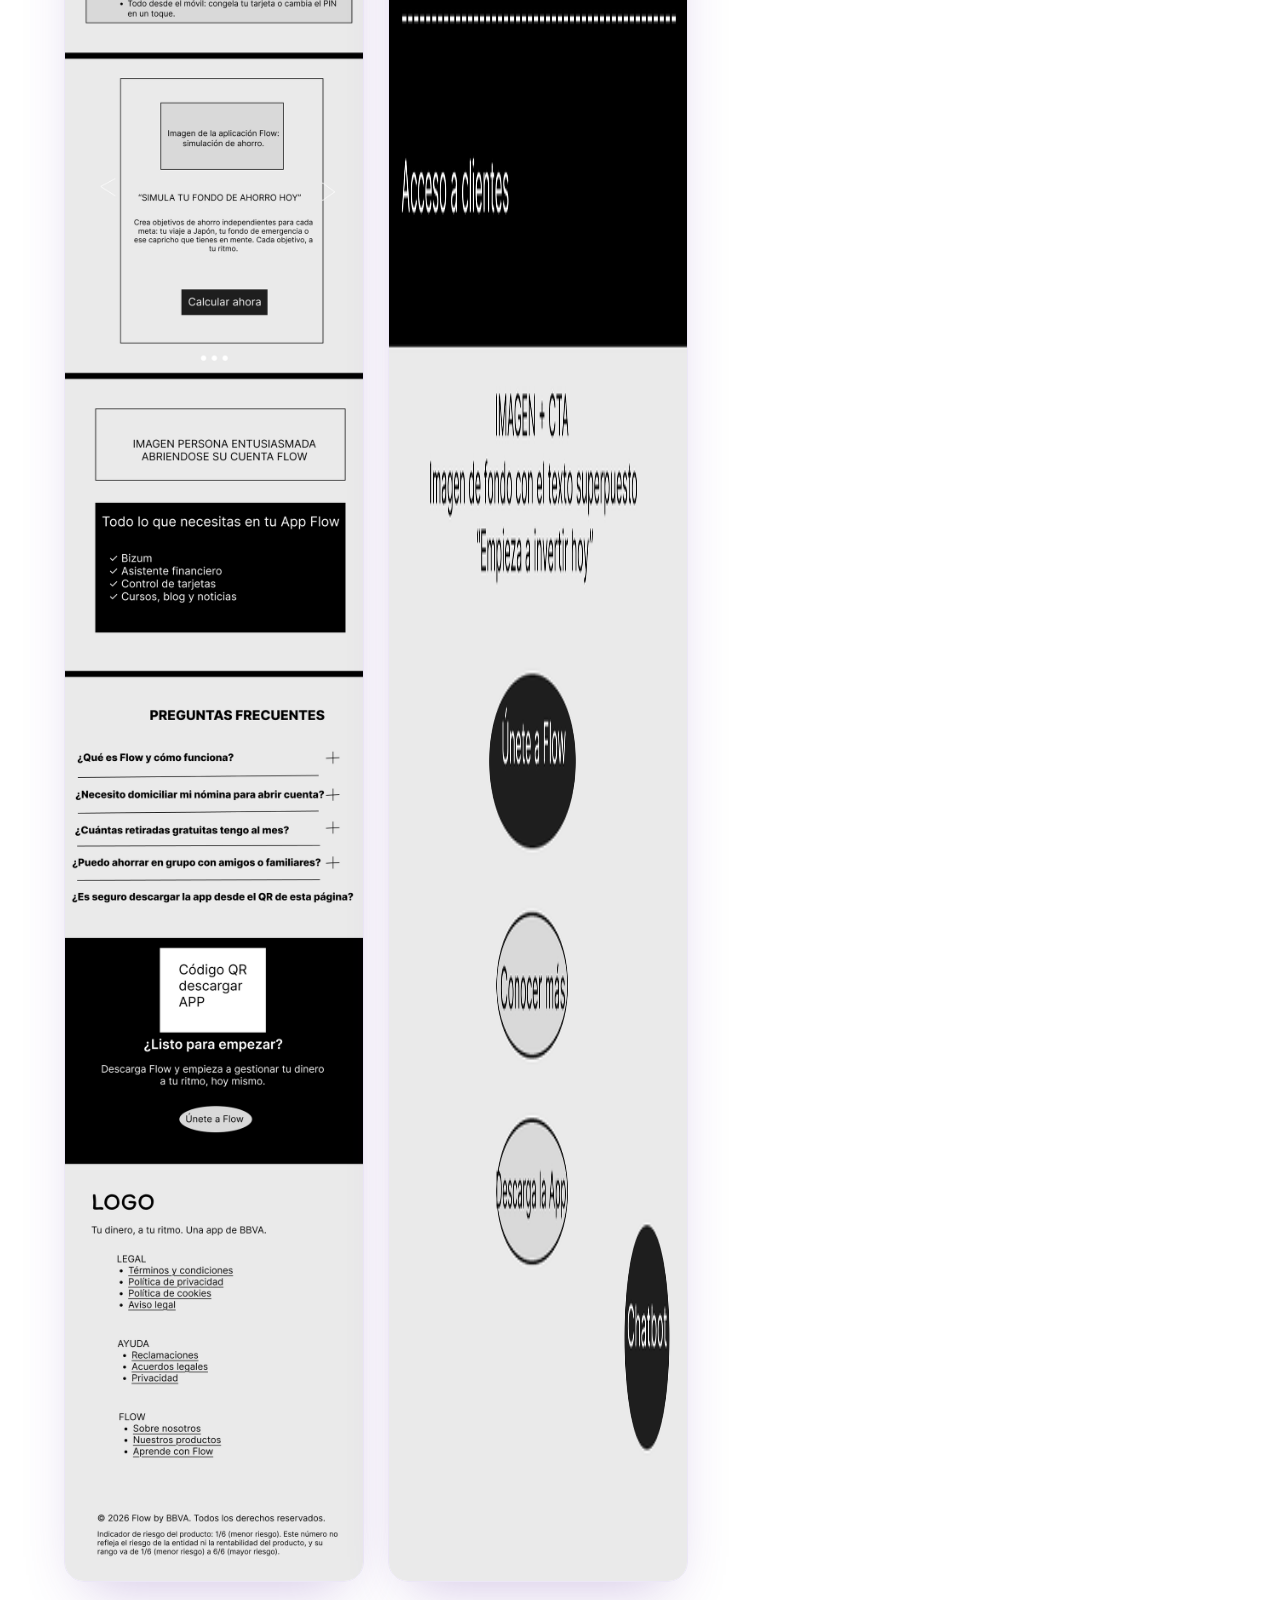
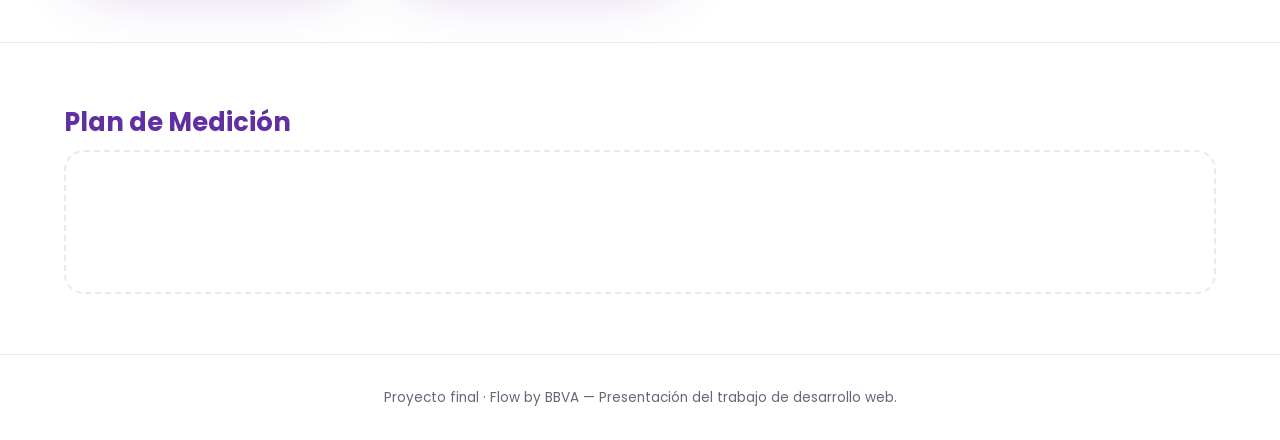
<file: tema2.html>
<!DOCTYPE html>
<html lang="es">
<head>
  <meta charset="UTF-8">
  <meta name="viewport" content="width=device-width, initial-scale=1.0">
  <title>Tema 2 · Usability, UX &amp; Analytics — Proyecto Final Flow</title>
  <meta name="robots" content="noindex, follow">
  <link rel="preconnect" href="https://fonts.googleapis.com">
  <link rel="preconnect" href="https://fonts.gstatic.com" crossorigin>
  <link href="https://fonts.googleapis.com/css2?family=Museo+Moderno:wght@600;700&family=Poppins:wght@400;500;600;700;800&display=swap" rel="stylesheet">
  <link rel="stylesheet" href="assets/css/style.css?v=7">
</head>
<body>

  <header class="site-header">
    <div class="container header-inner">
      <a href="index.html" class="brand"><img src="assets/images/logo-flow.png" alt="Flow" class="brand-logo-img"><span class="brand-tag">Proyecto final</span></a>
      <nav class="main-nav" aria-label="Navegación principal">
        <ul>
          <li><a href="tema1.html">Tema 1 · Creatividad Digital</a></li>
          <li><a href="tema2.html" class="is-active">Tema 2 · Usability, UX &amp; Analytics</a></li>
          <li><a href="tema3.html">Tema 3 · Proyecto Digital</a></li>
        </ul>
      </nav>
      <button class="nav-toggle" aria-expanded="false" aria-controls="main-nav" aria-label="Abrir menú">☰</button>
    </div>
  </header>

  <main>
    <section class="tema-hero tema-hero--tall" style="background-image:url('assets/images/header-tema2.jpg');">
      <h1>Usability, UX &amp; Analytics</h1>
    </section>

    <!-- ============ ÁRBOL DE CONTENIDOS ============ -->
    <section class="section-block">
      <div class="container">
        <h2>Árbol de Contenidos de la Web</h2>
        <p class="section-lead">La estructura completa del sitio de Flow: páginas principales, flujos de formulario paso a paso y páginas legales/de soporte.</p>

        <div class="flow-legend">
          <span><i style="display:inline-block;width:10px;height:10px;border-radius:2px;background:#fff;border:2px solid var(--color-primary);margin-right:6px;"></i>Página principal</span>
          <span><i style="display:inline-block;width:10px;height:10px;border-radius:2px;background:#fdf3fa;border:1px solid #f0cdea;margin-right:6px;"></i>Paso de formulario / subflujo</span>
          <span>Las líneas muestran la profundidad real de navegación, igual que en el mapa de Octopus.</span>
        </div>

        <div class="flow-tree-wrap">
          <div class="flow-tree">

            <div class="flow-root">
              <div class="flow-node flow-node--root flow-node--parent">
                <h5>Flow Landing</h5>
                <ul><li>Header</li><li>Beneficios</li><li>Simuladores</li><li>Features</li><li>FAQ</li><li>Footer</li></ul>
              </div>
            </div>

            <div class="flow-level">

              <div class="flow-branch">
                <div class="flow-node">
                  <h5>Sobre Nosotros</h5>
                  <ul><li>Header</li><li>Nuestra Misión</li><li>Detrás de Flow, BBVA</li><li>Footer</li></ul>
                </div>
              </div>

              <div class="flow-branch">
                <div class="flow-node flow-node--parent">
                  <h5>Nuestros Productos</h5>
                  <ul><li>Header</li><li>Opción de Producto</li><li>Personalizar Tarjeta</li><li>Footer</li></ul>
                </div>
                <div class="flow-level">
                  <div class="flow-branch">
                    <div class="flow-node flow-node--parent">
                      <h5>Formulario personalización de tarjeta</h5>
                    </div>
                    <div class="flow-level">
                      <div class="flow-branch"><div class="flow-node flow-node--leaf"><h5>Elige tu diseño</h5></div></div>
                      <div class="flow-branch"><div class="flow-node flow-node--leaf"><h5>Personaliza</h5></div></div>
                      <div class="flow-branch"><div class="flow-node flow-node--leaf"><h5>Confirma tu pedido</h5></div></div>
                      <div class="flow-branch"><div class="flow-node flow-node--leaf"><h5>Tu solicitud está lista</h5></div></div>
                    </div>
                  </div>
                </div>
              </div>

              <div class="flow-branch">
                <div class="flow-node">
                  <h5>Aprende con Flow</h5>
                  <ul><li>Header</li><li>Cursos de Aprendizaje</li><li>Footer</li></ul>
                </div>
              </div>

              <div class="flow-branch">
                <div class="flow-node flow-node--parent">
                  <h5>Abre tu Cuenta Online</h5>
                  <ul><li>Header</li><li>Abre tu Cuenta Hoy</li><li>¿Qué necesitas?</li><li>Empezar Ahora</li><li>Footer</li></ul>
                </div>
                <div class="flow-level">
                  <div class="flow-branch"><div class="flow-node flow-node--leaf"><h5>Formulario de Inscripción</h5><ul><li>Datos personales</li></ul></div></div>
                  <div class="flow-branch"><div class="flow-node flow-node--leaf"><h5>Formulario de Inscripción</h5><ul><li>Foto DNI/NIE</li></ul></div></div>
                  <div class="flow-branch"><div class="flow-node flow-node--leaf"><h5>Formulario de Inscripción</h5><ul><li>Biometría facial</li></ul></div></div>
                  <div class="flow-branch"><div class="flow-node flow-node--leaf"><h5>Formulario de Inscripción</h5><ul><li>Confirmación de cuenta</li></ul></div></div>
                </div>
              </div>

              <div class="flow-branch">
                <div class="flow-node">
                  <h5>Acceso a Clientes</h5>
                  <ul><li>Formulario de acceso</li><li>Login (email y contraseña)</li><li>¿Olvidaste tu contraseña?</li></ul>
                </div>
              </div>

              <div class="flow-branch">
                <div class="flow-node flow-node--parent">
                  <h5>Únete a Flow</h5>
                  <ul><li>Formulario de inscripción</li></ul>
                </div>
                <div class="flow-level">
                  <div class="flow-branch"><div class="flow-node flow-node--leaf"><h5>Formulario de Inscripción</h5><ul><li>Datos personales</li></ul></div></div>
                  <div class="flow-branch"><div class="flow-node flow-node--leaf"><h5>Formulario de Inscripción</h5><ul><li>Foto DNI/NIE</li></ul></div></div>
                  <div class="flow-branch"><div class="flow-node flow-node--leaf"><h5>Formulario de Inscripción</h5><ul><li>Biometría facial</li></ul></div></div>
                  <div class="flow-branch"><div class="flow-node flow-node--leaf"><h5>Formulario de Inscripción</h5><ul><li>Confirmación de cuenta</li></ul></div></div>
                </div>
              </div>

            </div>
          </div>
        </div>

        <div class="sitemap-footer-cluster">
          <div class="sitemap-footer-group">
            <h5>Section · Legal</h5>
            <ul>
              <li>Términos y Condiciones</li>
              <li>Política de Privacidad</li>
              <li>Política de Cookies</li>
              <li>Aviso Legal</li>
            </ul>
          </div>
          <div class="sitemap-footer-group">
            <h5>Section · Soporte</h5>
            <ul>
              <li>Reclamaciones</li>
              <li>Acuerdos legales</li>
              <li>Privacidad</li>
            </ul>
          </div>
        </div>
      </div>
    </section>

    <!-- ============ WIREFRAMES ============ -->
    <section class="section-block">
      <div class="container">
        <h2>Wireframes</h2>
        <p class="section-lead">Las pantallas de baja fidelidad de la web de Flow, en su versión de escritorio y móvil.</p>

        <div class="wireframe-group">
          <span class="wireframe-caption">Escritorio · Landing</span>
          <img src="assets/images/wireframe-desktop-1.png" alt="Wireframe de escritorio de la landing de Flow" class="wireframe-desktop-img">
        </div>

        <div class="wireframe-group">
          <span class="wireframe-caption">Escritorio · Sobre Nosotros</span>
          <img src="assets/images/wireframe-desktop-2.png" alt="Wireframe de escritorio de la página Sobre Nosotros" class="wireframe-desktop-img">
        </div>

        <div class="wireframe-group">
          <span class="wireframe-caption">Móvil</span>
          <div class="wireframe-mobile-row">
            <img src="assets/images/wireframe-mobile-1.png" alt="Wireframe móvil de la landing de Flow" class="wireframe-mobile-img">
            <img src="assets/images/wireframe-mobile-2.png" alt="Wireframe móvil con el menú de navegación abierto" class="wireframe-mobile-img">
          </div>
        </div>
      </div>
    </section>

    <!-- ============ PLAN DE MEDICIÓN ============ -->
    <section class="section-block">
      <div class="container">
        <h2>Plan de Medición</h2>
        <div class="empty-block"></div>
      </div>
    </section>
  </main>

  <footer class="site-footer">
    <div class="container">
      <p>Proyecto final · Flow by BBVA — Presentación del trabajo de desarrollo web.</p>
    </div>
  </footer>

  <script src="assets/js/main.js?v=7"></script>
</body>
</html>
</file>
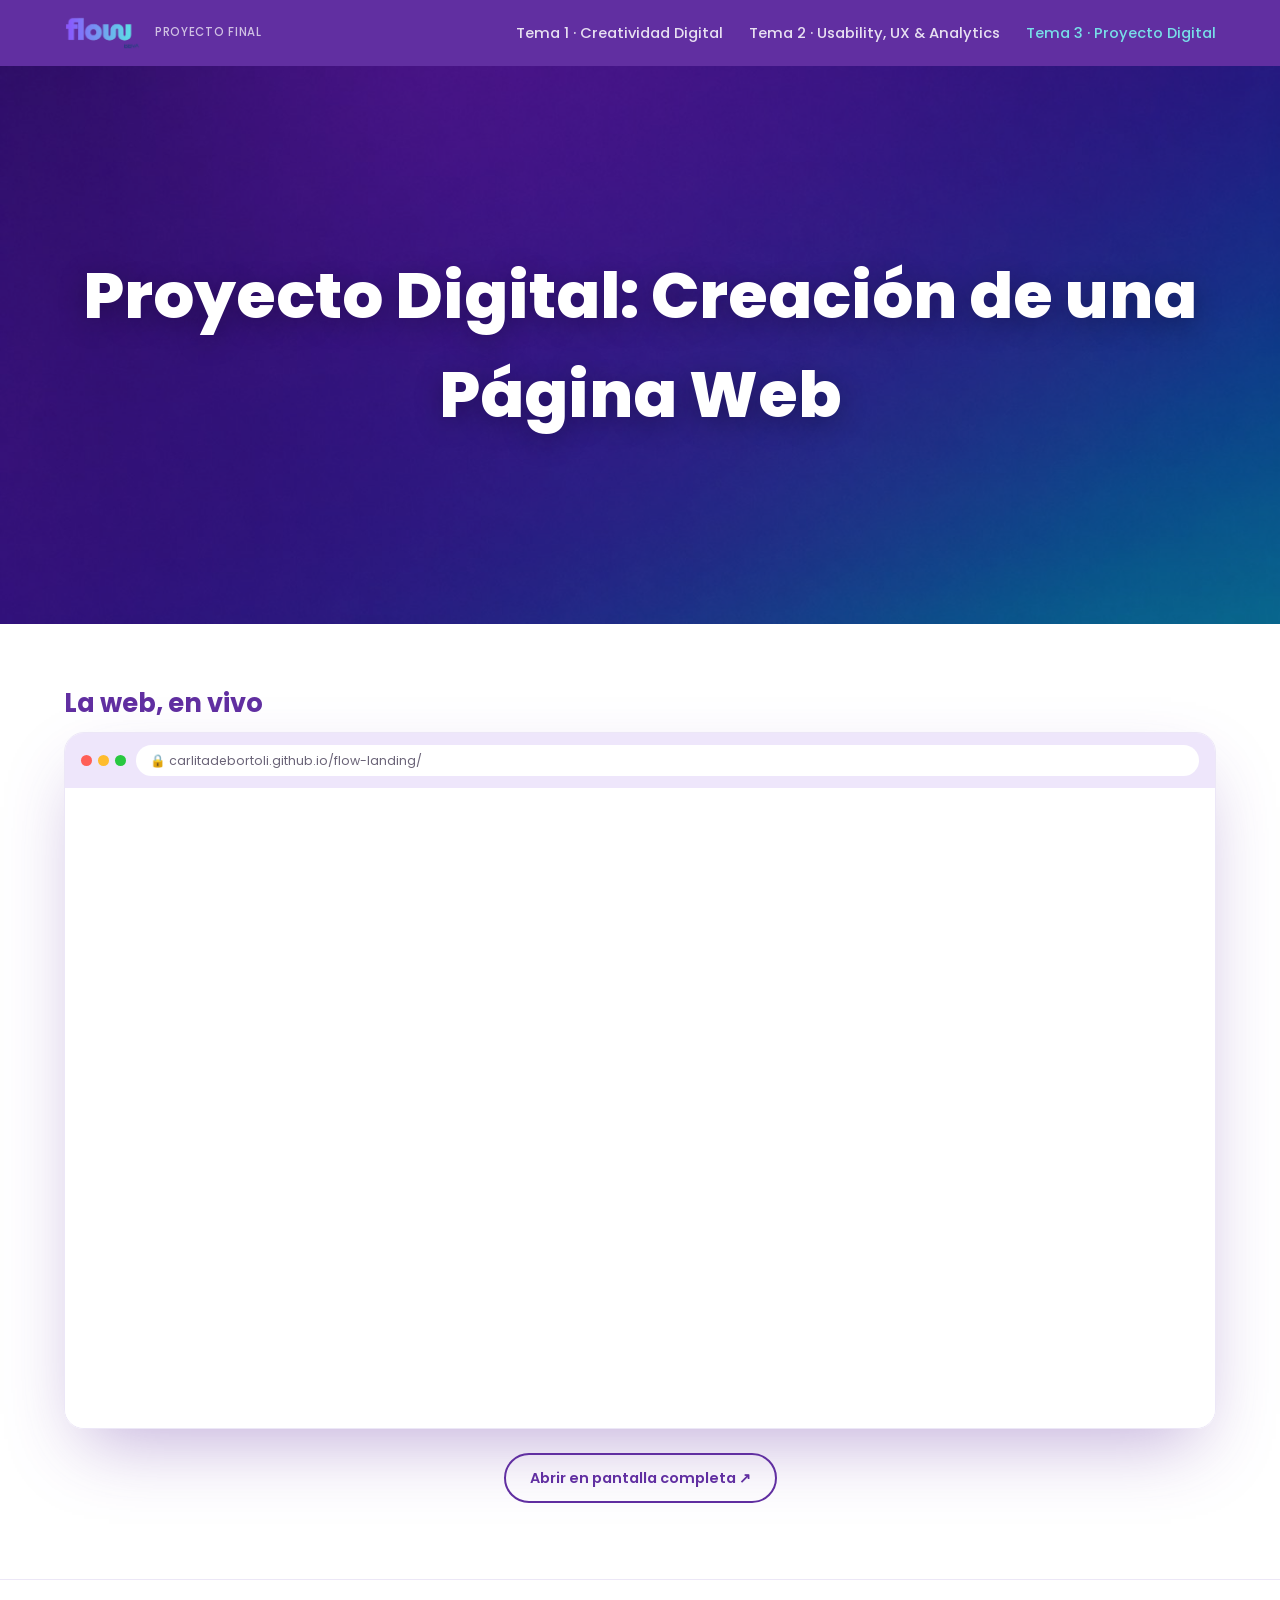
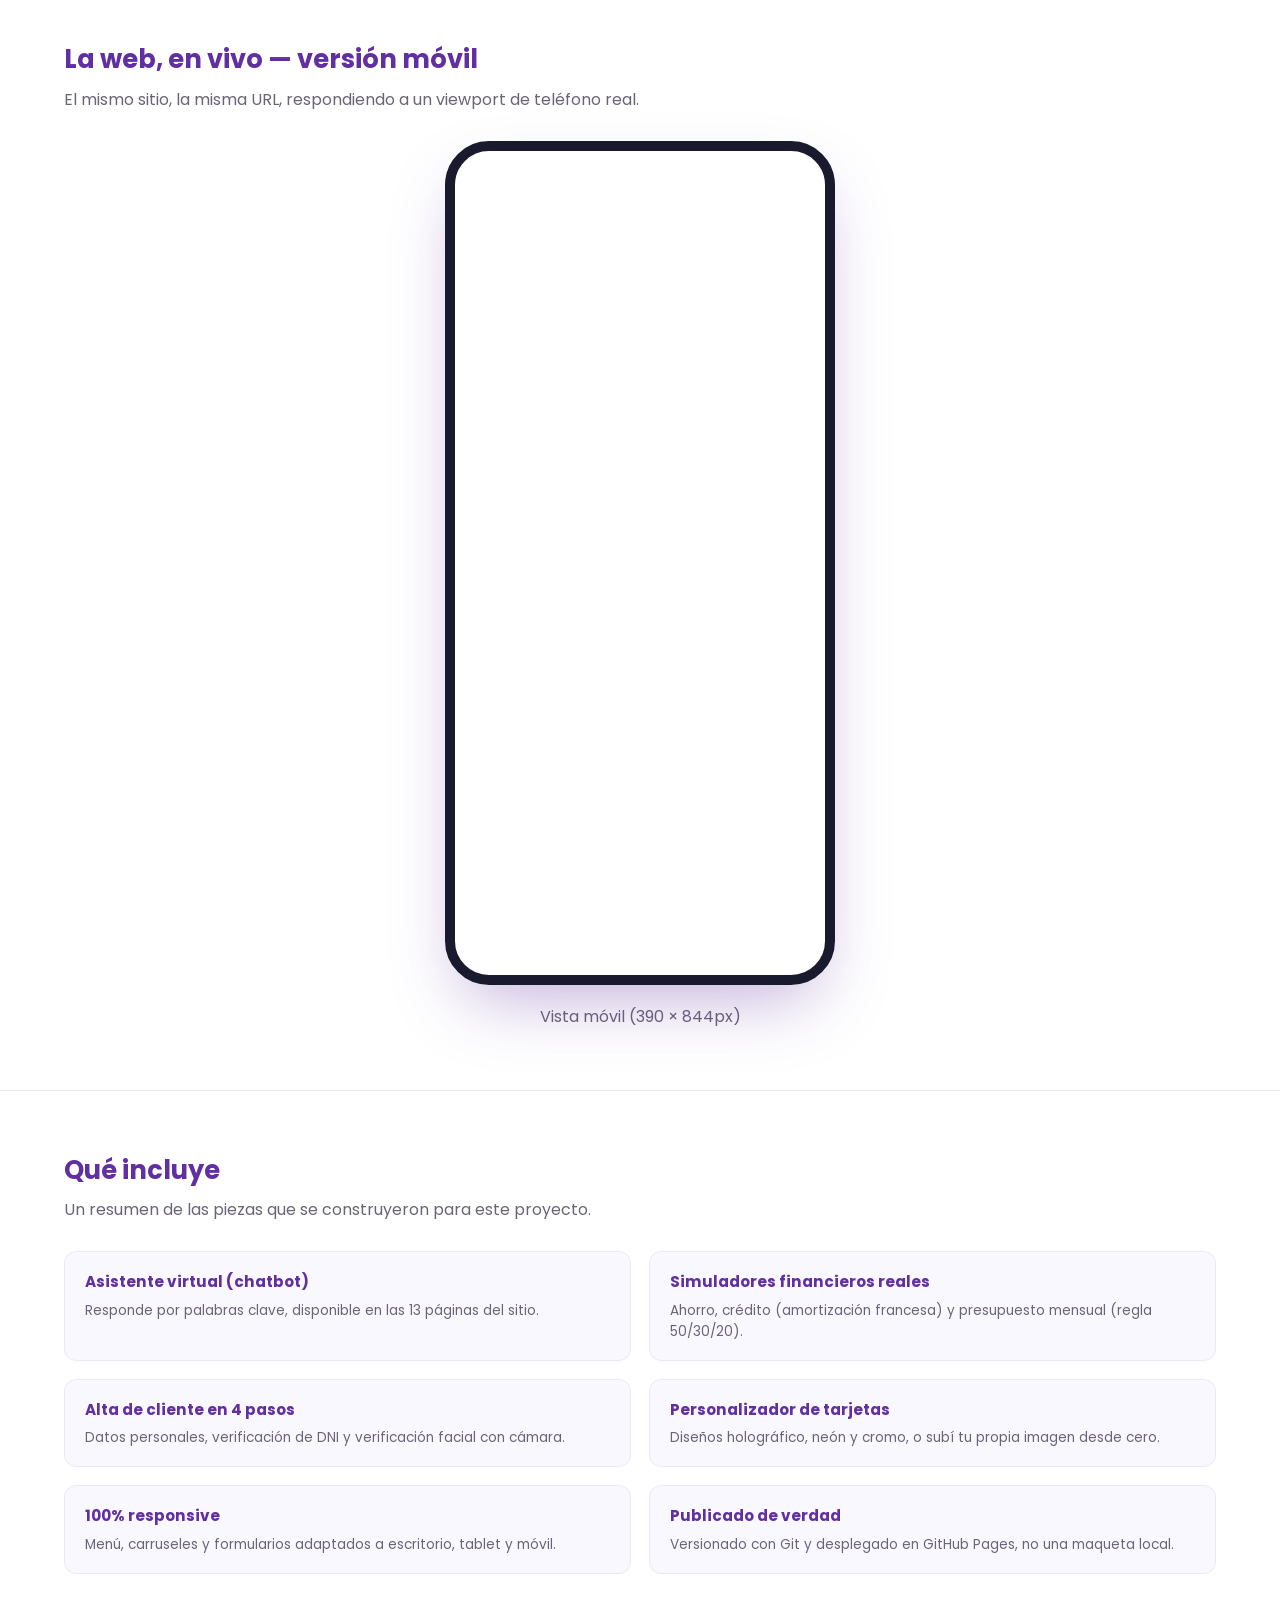
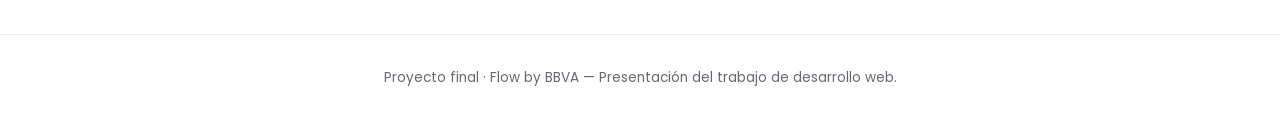
<file: tema3.html>
<!DOCTYPE html>
<html lang="es">
<head>
  <meta charset="UTF-8">
  <meta name="viewport" content="width=device-width, initial-scale=1.0">
  <title>Tema 3 · Proyecto Digital — Proyecto Final Flow</title>
  <meta name="robots" content="noindex, follow">
  <link rel="preconnect" href="https://fonts.googleapis.com">
  <link rel="preconnect" href="https://fonts.gstatic.com" crossorigin>
  <link href="https://fonts.googleapis.com/css2?family=Museo+Moderno:wght@600;700&family=Poppins:wght@400;500;600;700;800&display=swap" rel="stylesheet">
  <link rel="stylesheet" href="assets/css/style.css?v=7">
</head>
<body>

  <header class="site-header">
    <div class="container header-inner">
      <a href="index.html" class="brand"><img src="assets/images/logo-flow.png" alt="Flow" class="brand-logo-img"><span class="brand-tag">Proyecto final</span></a>
      <nav class="main-nav" aria-label="Navegación principal">
        <ul>
          <li><a href="tema1.html">Tema 1 · Creatividad Digital</a></li>
          <li><a href="tema2.html">Tema 2 · Usability, UX &amp; Analytics</a></li>
          <li><a href="tema3.html" class="is-active">Tema 3 · Proyecto Digital</a></li>
        </ul>
      </nav>
      <button class="nav-toggle" aria-expanded="false" aria-controls="main-nav" aria-label="Abrir menú">☰</button>
    </div>
  </header>

  <main>
    <section class="tema-hero" style="background-image:url('assets/images/header-tema3.jpg');">
      <h1>Proyecto Digital: Creación de una Página Web</h1>
    </section>

    <section class="section-block">
      <div class="container">
        <h2>La web, en vivo</h2>

        <div class="browser-mock">
          <div class="browser-mock-bar">
            <div class="browser-mock-dots"><span></span><span></span><span></span></div>
            <div class="browser-mock-url">🔒 carlitadebortoli.github.io/flow-landing/</div>
          </div>
          <div class="browser-mock-frame">
            <iframe src="https://carlitadebortoli.github.io/flow-landing/" title="Sitio web de Flow en vivo"></iframe>
          </div>
        </div>

        <p style="text-align:center; margin-top:24px;">
          <a href="https://carlitadebortoli.github.io/flow-landing/" target="_blank" rel="noopener" class="btn btn-outline">Abrir en pantalla completa ↗</a>
        </p>
      </div>
    </section>

    <section class="section-block">
      <div class="container">
        <h2>La web, en vivo — versión móvil</h2>
        <p class="section-lead">El mismo sitio, la misma URL, respondiendo a un viewport de teléfono real.</p>

        <div class="phone-mock-wrap">
          <div class="phone-mock">
            <iframe src="https://carlitadebortoli.github.io/flow-landing/" title="Sitio web de Flow en vivo — versión móvil"></iframe>
          </div>
          <p class="section-lead" style="margin:0;">Vista móvil (390 × 844px)</p>
        </div>
      </div>
    </section>

    <section class="section-block">
      <div class="container">
        <h2>Qué incluye</h2>
        <p class="section-lead">Un resumen de las piezas que se construyeron para este proyecto.</p>
        <div class="recap-grid">
          <div class="recap-item">
            <h4>Asistente virtual (chatbot)</h4>
            <p>Responde por palabras clave, disponible en las 13 páginas del sitio.</p>
          </div>
          <div class="recap-item">
            <h4>Simuladores financieros reales</h4>
            <p>Ahorro, crédito (amortización francesa) y presupuesto mensual (regla 50/30/20).</p>
          </div>
          <div class="recap-item">
            <h4>Alta de cliente en 4 pasos</h4>
            <p>Datos personales, verificación de DNI y verificación facial con cámara.</p>
          </div>
          <div class="recap-item">
            <h4>Personalizador de tarjetas</h4>
            <p>Diseños holográfico, neón y cromo, o subí tu propia imagen desde cero.</p>
          </div>
          <div class="recap-item">
            <h4>100% responsive</h4>
            <p>Menú, carruseles y formularios adaptados a escritorio, tablet y móvil.</p>
          </div>
          <div class="recap-item">
            <h4>Publicado de verdad</h4>
            <p>Versionado con Git y desplegado en GitHub Pages, no una maqueta local.</p>
          </div>
        </div>
      </div>
    </section>
  </main>

  <footer class="site-footer">
    <div class="container">
      <p>Proyecto final · Flow by BBVA — Presentación del trabajo de desarrollo web.</p>
    </div>
  </footer>

  <script src="assets/js/main.js?v=7"></script>
</body>
</html>
</file>
<file: assets/css/style.css>
/* =========================================================
   PRESENTACIÓN — Proyecto Final Flow by BBVA
   Mismos tokens de marca que flow-landing
   ========================================================= */

:root {
  --color-primary: #612FA1;
  --color-secondary: #885BFD;
  --color-cta: #78DEE8;
  --color-cta-dark: #4fc4cf;
  --color-text: #2b2333;
  --color-text-muted: #6b6478;
  --color-border: #ece7f7;
  --color-bg: #FFFFFF;
  --radius-md: 12px;
  --radius-lg: 20px;
  --transition: 0.25s ease;
  --max-width: 1200px;
  --font-logo: 'Museo Moderno', cursive;
  --font-body: 'Poppins', sans-serif;
}

* , *::before, *::after { box-sizing: border-box; }
html { scroll-behavior: smooth; }
body {
  margin: 0;
  font-family: var(--font-body);
  color: var(--color-text);
  background: var(--color-bg);
  line-height: 1.55;
  -webkit-font-smoothing: antialiased;
  overflow-x: hidden;
}
img { max-width: 100%; display: block; }
a { text-decoration: none; color: inherit; }
ul { margin: 0; padding: 0; list-style: none; }
h1, h2, h3, h4 { margin: 0 0 .6em; font-weight: 700; font-family: var(--font-body); }
p { margin: 0 0 1em; }
[hidden] { display: none !important; }

.container { width: 100%; max-width: var(--max-width); margin: 0 auto; padding: 0 24px; }

/* ---------- Header ---------- */
.site-header {
  position: sticky;
  top: 0;
  z-index: 100;
  background: var(--color-primary);
  color: #fff;
  padding: 16px 0;
}
.header-inner { display: flex; align-items: center; justify-content: space-between; gap: 24px; }
.brand { display: flex; align-items: center; gap: 10px; color: #fff; }
.brand-logo-img { height: 34px; width: auto; display: block; }
.brand-tag { font-family: var(--font-body); font-weight: 500; font-size: .72rem; color: rgba(255,255,255,.7); text-transform: uppercase; letter-spacing: .06em; margin-left: 4px; }
.main-nav ul { display: flex; gap: 26px; }
.main-nav a { font-size: .92rem; font-weight: 500; color: rgba(255,255,255,.85); transition: color var(--transition); }
.main-nav a:hover, .main-nav a.is-active { color: var(--color-cta); }
.nav-toggle { display: none; background: none; border: none; color: #fff; font-size: 1.4rem; cursor: pointer; }
@media (max-width: 760px) {
  .main-nav { position: fixed; inset: 64px 0 auto 0; background: var(--color-primary); flex-direction: column; padding: 12px 24px 24px; display: none; }
  .main-nav.is-open { display: block; }
  .main-nav ul { flex-direction: column; gap: 16px; }
  .nav-toggle { display: block; }
}

/* ---------- Hero ---------- */
.hero {
  background: linear-gradient(135deg, var(--color-primary), var(--color-secondary));
  color: #fff;
  padding: 90px 0 70px;
  text-align: center;
  overflow: hidden;
  position: relative;
}
.hero .eyebrow { font-size: .85rem; letter-spacing: .08em; text-transform: uppercase; color: var(--color-cta); font-weight: 600; margin-bottom: 14px; }
.hero h1 { font-size: clamp(2.1rem, 5vw, 3.2rem); font-weight: 800; margin-bottom: 16px; }
.hero p { font-size: 1.1rem; color: rgba(255,255,255,.88); max-width: 620px; margin: 0 auto 8px; }
.hero .hero-sub { font-size: .95rem; color: rgba(255,255,255,.65); }

/* ---------- Secciones TEMA (home) ---------- */
.temas-section { padding: 70px 0 90px; }
.temas-grid { display: grid; grid-template-columns: repeat(3, 1fr); gap: 28px; }
.tema-card {
  display: flex;
  flex-direction: column;
  background: #fff;
  border: 1px solid var(--color-border);
  border-radius: var(--radius-lg);
  padding: 32px 28px;
  box-shadow: 0 14px 34px -18px rgba(97,47,161,.25);
  transition: transform var(--transition), box-shadow var(--transition);
  opacity: 0;
  transform: translateY(24px);
}
.tema-card.in-view { opacity: 1; transform: translateY(0); transition: opacity .6s ease, transform .6s ease; }
.tema-card:hover { transform: translateY(-8px); box-shadow: 0 24px 48px -18px rgba(97,47,161,.35); }
.tema-num {
  width: 46px; height: 46px;
  border-radius: 50%;
  background: var(--color-border);
  color: var(--color-primary);
  display: flex; align-items: center; justify-content: center;
  font-family: var(--font-logo);
  font-weight: 700;
  margin-bottom: 20px;
}
.tema-card h3 { color: var(--color-primary); font-size: 1.3rem; margin-bottom: 10px; }
.tema-card .tema-desc { color: var(--color-text-muted); font-size: .92rem; margin-bottom: 8px; }
.tema-card ul.tema-items { display: flex; flex-direction: column; gap: 7px; margin: 16px 0 24px; }
.tema-card ul.tema-items li { font-size: .84rem; color: var(--color-text-muted); padding-left: 16px; position: relative; }
.tema-card ul.tema-items li::before { content: ''; position: absolute; left: 0; top: 7px; width: 5px; height: 5px; border-radius: 50%; background: var(--color-cta-dark); }
.tema-card .tema-cta { margin-top: auto; }

.btn {
  display: inline-flex; align-items: center; justify-content: center; gap: 8px;
  padding: 12px 24px; border-radius: 999px; font-weight: 600; font-size: .9rem;
  border: 2px solid transparent; transition: transform var(--transition), box-shadow var(--transition), background var(--transition), color var(--transition);
  cursor: pointer; font-family: var(--font-body);
}
.btn:hover { transform: translateY(-2px); }
.btn-cta { background: var(--color-cta); color: var(--color-text); }
.btn-cta:hover { background: var(--color-cta-dark); }
.btn-outline { background: transparent; border-color: var(--color-primary); color: var(--color-primary); }
.btn-outline:hover { background: var(--color-primary); color: #fff; }
.btn-block { width: 100%; }

@media (max-width: 900px) {
  .temas-grid { grid-template-columns: 1fr; }
}

/* ---------- Página interna: encabezado de tema ---------- */
.tema-hero {
  position: relative;
  min-height: 62vh;
  display: flex;
  align-items: center;
  justify-content: center;
  text-align: center;
  background-size: cover;
  background-position: center;
  background-repeat: no-repeat;
  overflow: hidden;
}
.tema-hero::before {
  content: '';
  position: absolute;
  inset: 0;
  background: rgba(18, 10, 36, .48);
  z-index: 0;
}
.tema-hero h1 {
  position: relative;
  z-index: 1;
  color: #fff;
  font-family: 'Poppins', sans-serif;
  font-weight: 800;
  font-size: clamp(2.2rem, 6vw, 4rem);
  margin: 0;
  padding: 0 24px;
  text-shadow: 0 6px 28px rgba(0, 0, 0, .3);
}
@media (max-width: 700px) {
  .tema-hero { min-height: 48vh; }
}

/* Tema 2: la foto de portada necesita más alto para mostrar cara + tarjeta completas */
.tema-hero--tall { min-height: 92vh; max-height: 900px; }
@media (max-width: 700px) {
  .tema-hero--tall { min-height: 58vh; max-height: none; }
}
.breadcrumb { font-size: .82rem; color: var(--color-text-muted); margin-bottom: 16px; }
.breadcrumb a { color: var(--color-primary); font-weight: 600; }

.section-block { padding: 60px 0; border-bottom: 1px solid var(--color-border); }
.section-block:last-child { border-bottom: none; }
.section-block h2 { color: var(--color-primary); font-size: 1.6rem; margin-bottom: 8px; }
.section-block .section-lead { color: var(--color-text-muted); max-width: 680px; margin-bottom: 28px; }

/* ---------- Manual de marca (drive embed) ---------- */
.manual-box {
  background: #faf8ff;
  border: 1px solid var(--color-border);
  border-radius: var(--radius-lg);
  padding: 28px;
  display: grid;
  grid-template-columns: 280px 1fr;
  gap: 28px;
  align-items: center;
}
.manual-box-icon {
  width: 100%;
  aspect-ratio: 4/3;
  border-radius: var(--radius-md);
  background: linear-gradient(135deg, var(--color-primary), var(--color-secondary));
  display: flex; align-items: center; justify-content: center;
  color: #fff;
}
.manual-box h3 { color: var(--color-text); margin-bottom: 8px; }
.manual-box p { color: var(--color-text-muted); font-size: .92rem; }
.drive-embed-wrap {
  margin-top: 24px;
  border: 1px solid var(--color-border);
  border-radius: var(--radius-md);
  overflow: hidden;
}
.drive-embed-wrap iframe { width: 100%; height: 220px; border: none; display: block; }
@media (max-width: 760px) {
  .manual-box { grid-template-columns: 1fr; }
}

/* ---------- Índice de subtemas (placeholder) ---------- */
.placeholder-list { display: flex; flex-direction: column; gap: 14px; }
.placeholder-item {
  display: flex; align-items: center; justify-content: space-between; gap: 16px;
  padding: 18px 22px; border: 1px solid var(--color-border); border-radius: var(--radius-md);
  background: #fff;
}
.placeholder-item strong { color: var(--color-text); font-size: .98rem; }
.placeholder-tag {
  font-size: .72rem; font-weight: 700; text-transform: uppercase; letter-spacing: .04em;
  color: var(--color-text-muted); background: var(--color-border); padding: 5px 12px; border-radius: 999px;
  flex-shrink: 0;
}

/* ---------- Tema 3: browser mockup animado ---------- */
.browser-mock {
  border-radius: var(--radius-lg);
  overflow: hidden;
  box-shadow: 0 30px 70px -20px rgba(97,47,161,.4);
  border: 1px solid var(--color-border);
  opacity: 0;
  transform: translateY(30px) scale(.98);
}
.browser-mock.in-view { opacity: 1; transform: translateY(0) scale(1); transition: opacity .7s ease, transform .7s ease; }
.browser-mock-bar {
  background: #eee6fb;
  padding: 12px 16px;
  display: flex; align-items: center; gap: 10px;
}
.browser-mock-dots { display: flex; gap: 6px; }
.browser-mock-dots span { width: 11px; height: 11px; border-radius: 50%; }
.browser-mock-dots span:nth-child(1) { background: #ff5f57; }
.browser-mock-dots span:nth-child(2) { background: #febc2e; }
.browser-mock-dots span:nth-child(3) { background: #28c840; }
.browser-mock-url {
  flex: 1;
  background: #fff;
  border-radius: 999px;
  padding: 6px 14px;
  font-size: .78rem;
  color: var(--color-text-muted);
  overflow: hidden;
  white-space: nowrap;
  text-overflow: ellipsis;
}
.browser-mock-frame { position: relative; width: 100%; height: 640px; background: #fff; }
.browser-mock-frame iframe { width: 100%; height: 100%; border: none; display: block; }
@media (max-width: 700px) {
  .browser-mock-frame { height: 480px; }
}

.recap-grid { display: grid; grid-template-columns: repeat(2, 1fr); gap: 18px; margin-top: 8px; }
.recap-item {
  border: 1px solid var(--color-border);
  border-radius: var(--radius-md);
  padding: 18px 20px;
  background: #faf8ff;
}
.recap-item h4 { color: var(--color-primary); font-size: .95rem; margin-bottom: 6px; }
.recap-item p { color: var(--color-text-muted); font-size: .85rem; margin: 0; }
@media (max-width: 700px) {
  .recap-grid { grid-template-columns: 1fr; }
}

/* ---------- Footer ---------- */
.site-footer { padding: 32px 0; border-top: 1px solid var(--color-border); text-align: center; }
.site-footer p { color: var(--color-text-muted); font-size: .85rem; margin: 0; }

/* ---------- Brandbook (secciones scrollables) ---------- */
.brandbook { padding: 70px 0; background: #faf8ff; }
.brand-slide {
  max-width: 1000px;
  margin: 0 auto 90px;
  opacity: 0;
  transform: translateY(24px);
  transition: opacity .6s ease, transform .6s ease;
}
.brand-slide.in-view { opacity: 1; transform: translateY(0); }
.brand-slide:last-child { margin-bottom: 0; }
.brand-slide-img { width: 100%; height: auto; border-radius: var(--radius-lg); box-shadow: 0 24px 55px -22px rgba(97, 47, 161, .3); display: block; }
.brand-slide-kicker { display: block; font-family: 'Poppins', sans-serif; font-weight: 700; font-size: 1.7rem; color: var(--color-primary); margin-bottom: 18px; }
.brand-slide-text { color: var(--color-text); font-size: 1.02rem; line-height: 1.75; }
.brand-slide-grid-2 { display: grid; grid-template-columns: 1fr 1fr; gap: 20px; margin-top: 26px; align-items: stretch; }
.brand-callout { background: #fff; border: 1px solid var(--color-border); border-radius: var(--radius-md); padding: 20px 24px; }
.brand-callout h4 { color: var(--color-primary); font-size: 1rem; margin-bottom: 8px; }
.brand-callout p { color: var(--color-text-muted); font-size: .92rem; margin: 0; }
.brand-callout ul { margin-top: 12px; padding-left: 18px; list-style: disc; color: var(--color-text-muted); font-size: .88rem; display: flex; flex-direction: column; gap: 4px; }
.brand-slide-grid-2 .brand-callout { padding: 36px 40px; display: flex; flex-direction: column; justify-content: center; }
.brand-slide-grid-2 .brand-callout h4 { font-size: 1.3rem; margin-bottom: 16px; }
.brand-slide-grid-2 .brand-callout p { font-size: 1.12rem; line-height: 1.7; }
.brand-slide--split { display: grid; grid-template-columns: 1fr 1fr; gap: 44px; align-items: center; }

.color-palette { display: flex; gap: 44px; flex-wrap: wrap; margin-top: 28px; }
.color-group { flex: 1 1 220px; }
.color-group-label { display: block; font-size: .78rem; font-weight: 700; text-transform: uppercase; letter-spacing: .05em; color: var(--color-text-muted); margin-bottom: 12px; }
.swatch { padding: 22px 18px; border-radius: var(--radius-md); color: #fff; font-weight: 700; margin-bottom: 12px; letter-spacing: .02em; }

.psychology-list { display: flex; flex-direction: column; gap: 16px; margin-top: 28px; }
.psychology-row { display: flex; align-items: center; gap: 18px; }
.swatch-sm { width: 48px; height: 48px; border-radius: 12px; flex-shrink: 0; }
.psychology-row p { margin: 0; color: var(--color-text); font-weight: 500; }

.type-specimen-grid { display: grid; grid-template-columns: 1fr 1fr; gap: 32px; margin-top: 28px; }
.type-specimen { background: #fff; border: 1px solid var(--color-border); border-radius: var(--radius-lg); padding: 30px; }
.type-tag { display: inline-block; font-size: .7rem; font-weight: 700; text-transform: uppercase; letter-spacing: .04em; background: var(--color-border); color: var(--color-text-muted); padding: 4px 12px; border-radius: 999px; }
.type-name { font-size: 2.1rem; margin: 16px 0 10px; color: var(--color-text); }
.type-desc { color: var(--color-text-muted); font-size: .9rem; margin-bottom: 18px; }
.type-sample { font-size: 1.3rem; color: var(--color-primary); border-top: 1px solid var(--color-border); padding-top: 16px; margin: 0; }

@media (max-width: 760px) {
  .brand-slide-grid-2, .brand-slide--split, .type-specimen-grid { grid-template-columns: 1fr; }
}

/* ---------- Buyer Persona ---------- */
.persona-card { display: grid; grid-template-columns: 320px 1fr; gap: 44px; margin-bottom: 70px; align-items: start; }
.persona-card:last-child { margin-bottom: 0; }
.persona-card--reverse { grid-template-columns: 1fr 320px; }
.persona-card--reverse .persona-photo { order: 2; }
.persona-photo img { width: 100%; aspect-ratio: 3 / 4; object-fit: cover; border-radius: var(--radius-lg); box-shadow: 0 24px 50px -20px rgba(97, 47, 161, .4); }
.persona-header h3 { color: var(--color-primary); font-size: 1.5rem; margin-bottom: 4px; }
.persona-header h3 span { color: var(--color-text-muted); font-weight: 500; font-size: 1rem; }
.persona-role { color: var(--color-text-muted); font-weight: 600; margin-bottom: 18px; }
.persona-quote { border-left: 3px solid var(--color-cta-dark); padding-left: 16px; font-style: italic; color: var(--color-text); margin: 0 0 26px; font-size: 1.02rem; }
.persona-blocks { display: grid; grid-template-columns: 1fr 1fr; gap: 16px; }
.persona-block { background: #faf8ff; border: 1px solid var(--color-border); border-radius: var(--radius-md); padding: 16px 18px; }
.persona-block h4 { font-size: .78rem; text-transform: uppercase; letter-spacing: .04em; color: var(--color-primary); margin-bottom: 8px; }
.persona-block p { font-size: .86rem; color: var(--color-text-muted); margin: 0; line-height: 1.6; }
@media (max-width: 820px) {
  .persona-card, .persona-card--reverse { grid-template-columns: 1fr; }
  .persona-card--reverse .persona-photo { order: 0; }
  .persona-blocks { grid-template-columns: 1fr; }
  .persona-photo img { aspect-ratio: 4 / 3; max-width: 320px; margin: 0 auto; }
}

/* ---------- Árbol de contenidos (diagrama de árbol nativo, estilo Octopus) ---------- */
.flow-tree-wrap { overflow-x: auto; padding: 10px 4px 20px; }
.flow-tree { display: inline-flex; flex-direction: column; align-items: center; min-width: 100%; padding-top: 8px; }

.flow-root { display: flex; justify-content: center; position: relative; padding-bottom: 32px; }
.flow-root::after { content: ''; position: absolute; bottom: 0; left: 50%; width: 2px; height: 32px; background: var(--color-border); transform: translateX(-50%); }

.flow-level { display: flex; justify-content: center; gap: 18px; position: relative; padding-top: 32px; }
.flow-level::before { content: ''; position: absolute; top: 0; left: 0; right: 0; height: 2px; background: var(--color-border); }

.flow-branch { display: flex; flex-direction: column; align-items: center; position: relative; }
.flow-branch::before { content: ''; position: absolute; top: -32px; left: 50%; width: 2px; height: 32px; background: var(--color-border); transform: translateX(-50%); }

.flow-node { background: #fff; border: 1px solid var(--color-border); border-radius: var(--radius-md); padding: 12px 16px; min-width: 148px; max-width: 190px; box-shadow: 0 10px 22px -16px rgba(97,47,161,.22); position: relative; z-index: 1; }
.flow-node--root { border-color: var(--color-primary); border-width: 2px; box-shadow: 0 14px 30px -14px rgba(97,47,161,.4); }
.flow-node--leaf { min-width: 128px; max-width: 150px; background: #fdf3fa; border-color: #f0cdea; }
.flow-node--leaf h5 { color: #b23aa0; }
.flow-node--parent { position: relative; }
.flow-node--parent::after { content: ''; position: absolute; top: 100%; left: 50%; width: 2px; height: 32px; background: var(--color-border); transform: translateX(-50%); z-index: 0; }
.flow-node h5 { font-size: .8rem; color: var(--color-primary); margin-bottom: 6px; line-height: 1.25; }
.flow-node ul { list-style: none; display: flex; flex-direction: column; gap: 3px; }
.flow-node li { font-size: .66rem; color: var(--color-text-muted); line-height: 1.3; }

.flow-legend { display: flex; gap: 18px; flex-wrap: wrap; margin-top: 6px; margin-bottom: 24px; }
.flow-legend span { font-size: .78rem; color: var(--color-text-muted); }

.sitemap-footer-cluster { margin-top: 44px; display: grid; grid-template-columns: repeat(auto-fit, minmax(220px, 1fr)); gap: 20px; }
.sitemap-footer-group { background: #faf8ff; border: 1px solid var(--color-border); border-radius: var(--radius-md); padding: 18px 20px; }
.sitemap-footer-group h5 { font-size: .78rem; text-transform: uppercase; letter-spacing: .04em; color: var(--color-text-muted); margin-bottom: 10px; }
.sitemap-footer-group ul { display: flex; flex-direction: column; gap: 6px; }
.sitemap-footer-group li { font-size: .85rem; color: var(--color-text); }

/* ---------- Contenedor vacío (placeholder de trabajo futuro) ---------- */
.empty-block {
  border: 2px dashed var(--color-border);
  border-radius: var(--radius-lg);
  padding: 70px 24px;
  text-align: center;
  color: var(--color-text-muted);
  font-size: .92rem;
}

/* ---------- Wireframes (Tema 2) ---------- */
.wireframe-group { margin-bottom: 48px; }
.wireframe-group:last-child { margin-bottom: 0; }
.wireframe-caption { display: block; font-size: .78rem; font-weight: 700; text-transform: uppercase; letter-spacing: .05em; color: var(--color-primary); margin-bottom: 14px; }
.wireframe-desktop-img { width: 100%; height: auto; border-radius: var(--radius-lg); border: 1px solid var(--color-border); box-shadow: 0 24px 55px -22px rgba(97, 47, 161, .3); display: block; }
.wireframe-mobile-row { display: flex; gap: 24px; flex-wrap: wrap; }
.wireframe-mobile-img { width: 300px; max-width: 100%; height: auto; border-radius: var(--radius-lg); border: 1px solid var(--color-border); box-shadow: 0 24px 55px -22px rgba(97, 47, 161, .3); display: block; }

/* ---------- Vista móvil embebida (Tema 3) ---------- */
.phone-mock-wrap { display: flex; flex-direction: column; align-items: center; gap: 20px; margin-top: 20px; }
.phone-mock {
  width: 390px;
  max-width: 100%;
  height: 844px;
  border-radius: 44px;
  border: 10px solid #1a1a2e;
  overflow: hidden;
  box-shadow: 0 30px 70px -20px rgba(97, 47, 161, .4);
  position: relative;
  opacity: 0;
  transform: translateY(30px) scale(.98);
  transition: opacity .7s ease, transform .7s ease;
}
.phone-mock.in-view { opacity: 1; transform: translateY(0) scale(1); }
.phone-mock iframe { width: 100%; height: 100%; border: none; display: block; }
</file>
